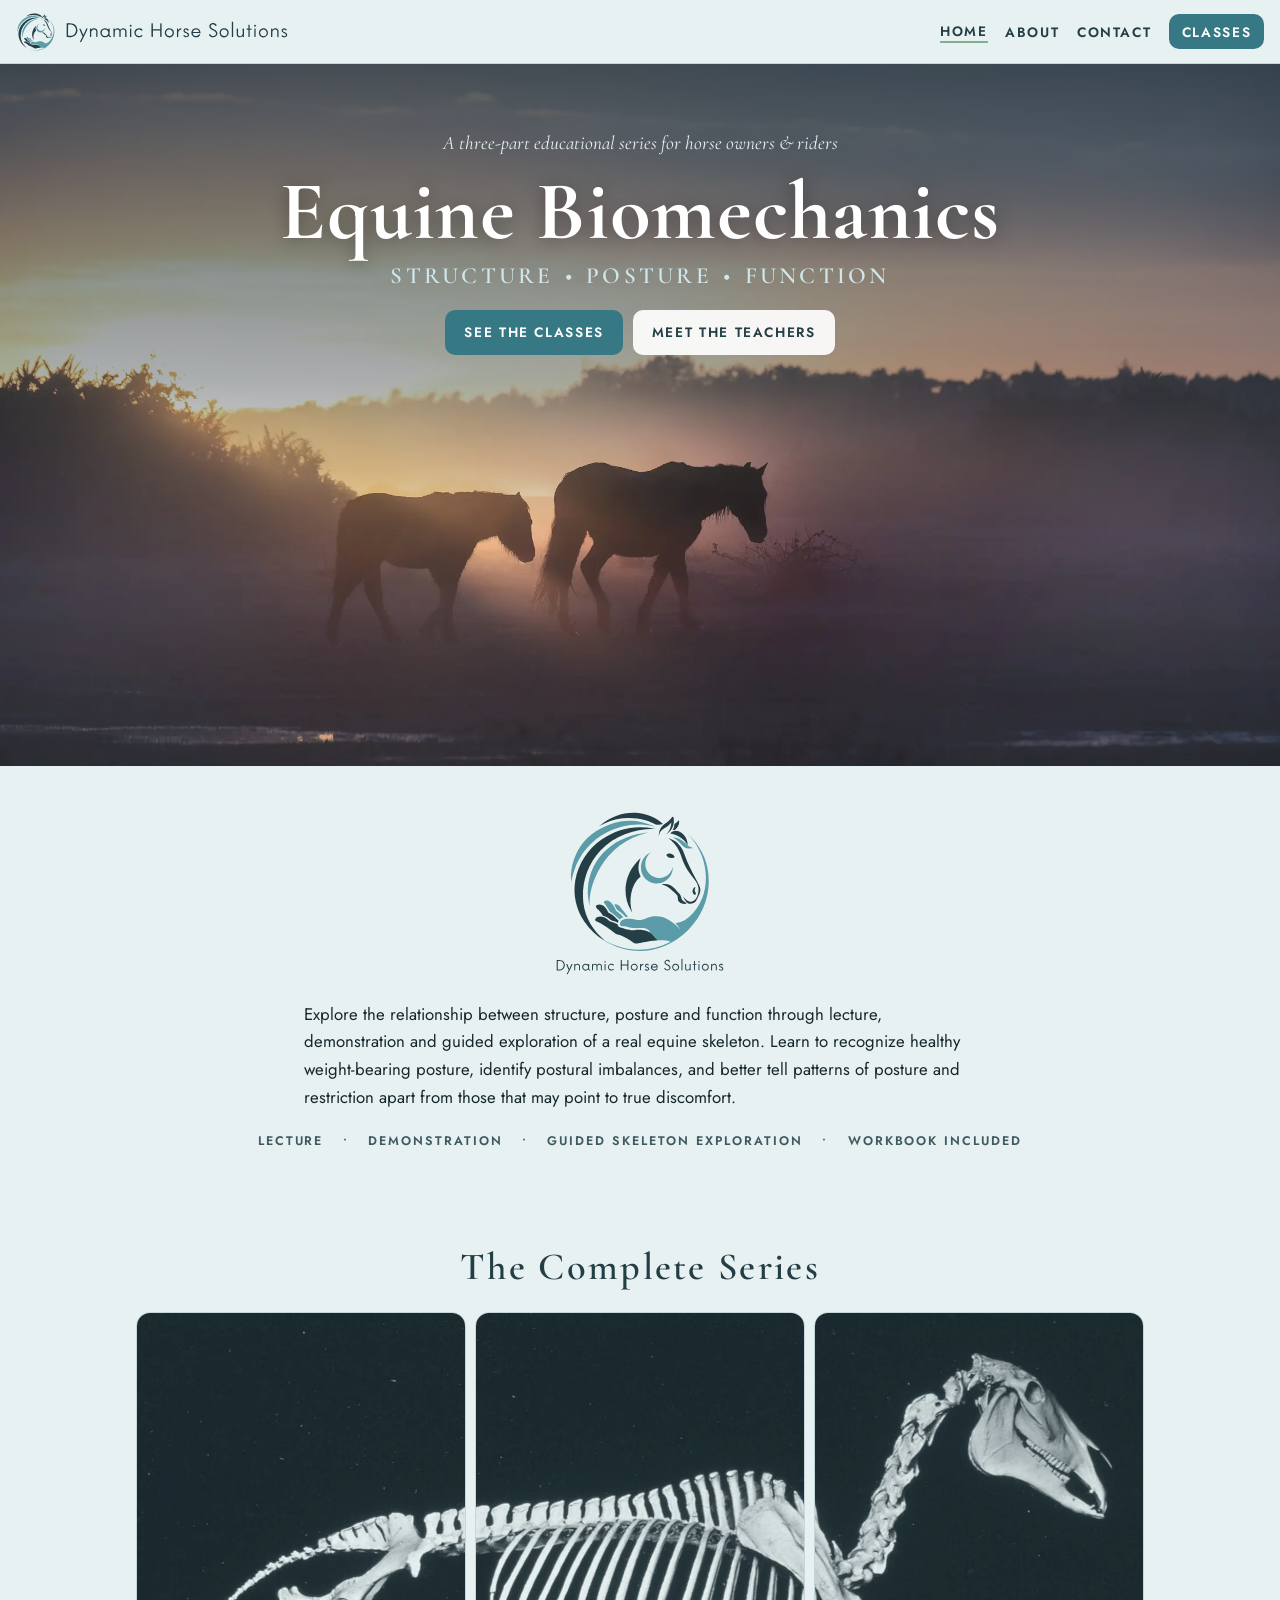
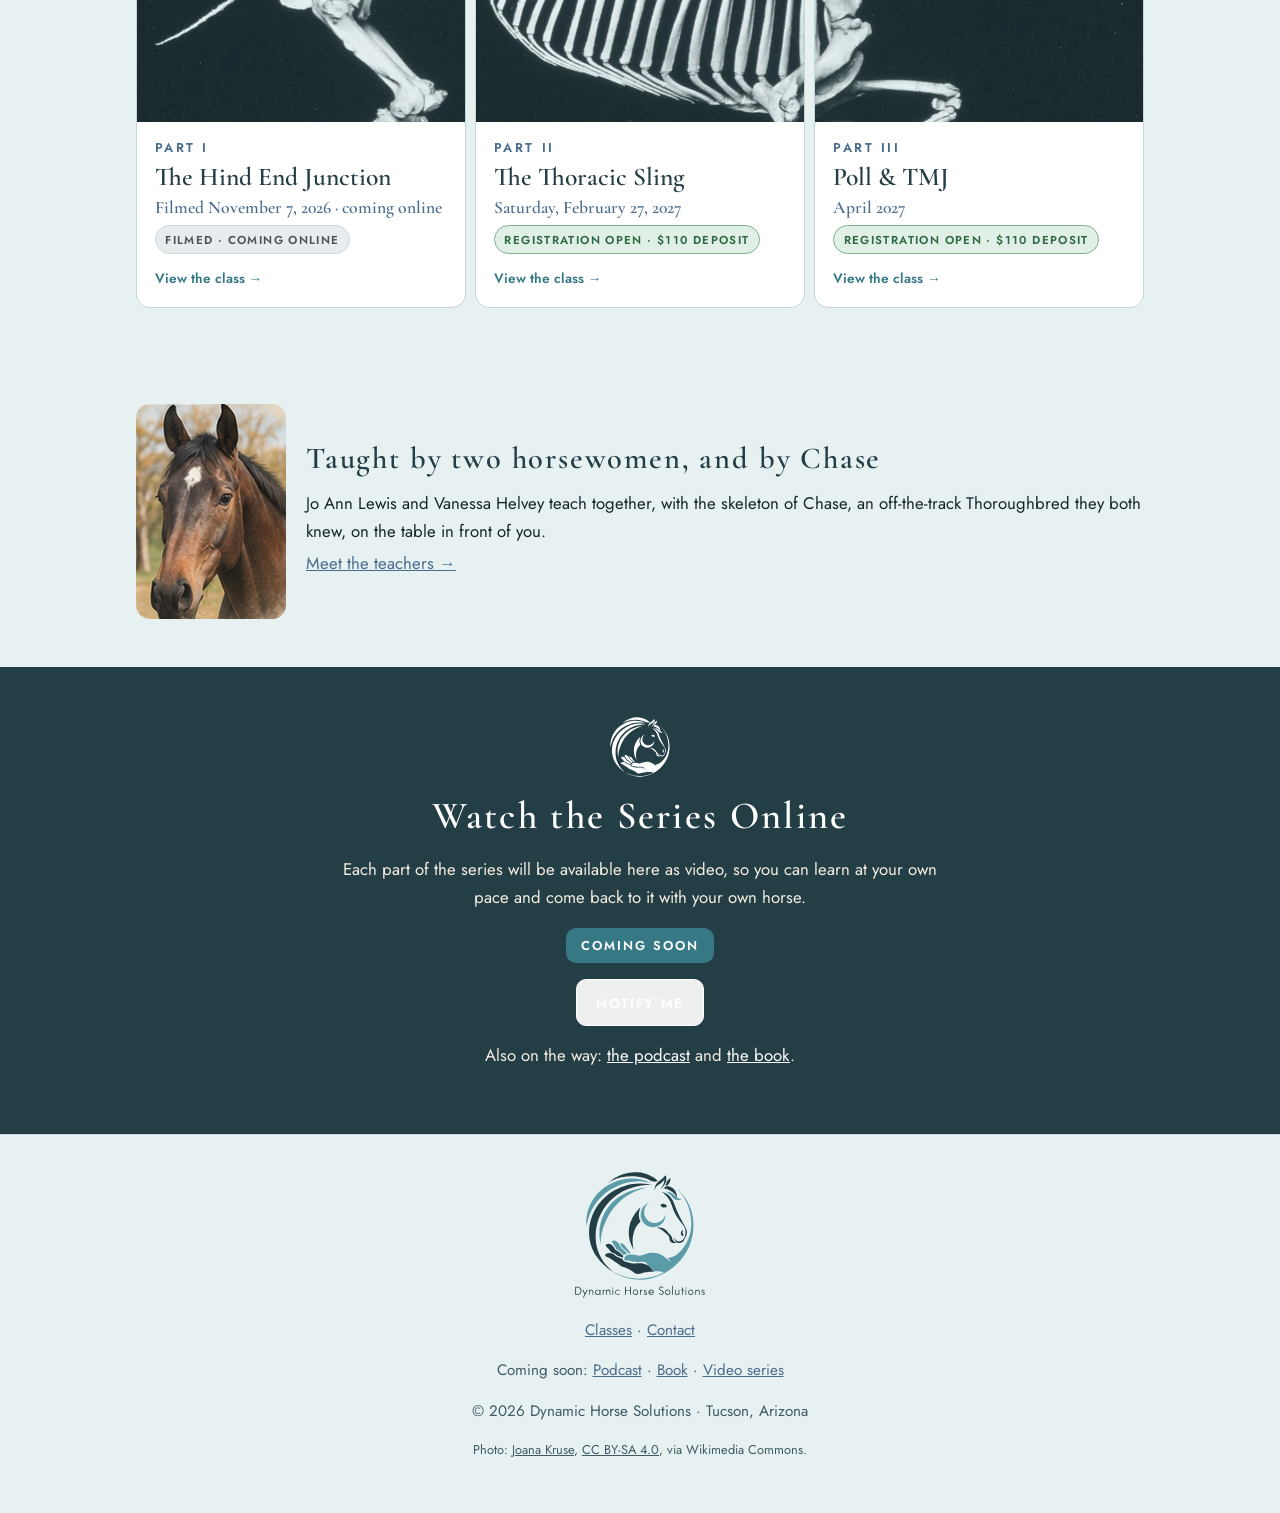
<file: index.html>
<!doctype html>
<html lang="en">
<head>
<meta charset="utf-8">
<meta name="viewport" content="width=device-width, initial-scale=1">
<meta name="robots" content="noindex, nofollow">
<title>Dynamic Horse Solutions — Equine Biomechanics</title>
<meta name="description" content="Equine Biomechanics: Structure · Posture · Function. A three-part series for horse owners and riders in Tucson, taught by Jo Ann Lewis and Vanessa Helvey.">
<link rel="icon" href="assets/favicon-512.png" type="image/png">
<link rel="apple-touch-icon" href="assets/favicon-512.png">
<meta property="og:type" content="website">
<meta property="og:site_name" content="Dynamic Horse Solutions">
<meta property="og:title" content="Dynamic Horse Solutions — Equine Biomechanics">
<meta property="og:description" content="Equine Biomechanics: Structure · Posture · Function. A three-part series for horse owners and riders in Tucson, taught by Jo Ann Lewis and Vanessa Helvey.">
<meta property="og:url" content="https://dynamichorsesolutions.com/">
<meta property="og:image" content="https://dynamichorsesolutions.com/assets/og/index.jpg">
<meta property="og:image:width" content="1200">
<meta property="og:image:height" content="630">
<meta property="og:image:alt" content="Dynamic Horse Solutions — Equine Biomechanics">
<meta name="twitter:card" content="summary_large_image">
<meta name="twitter:image" content="https://dynamichorsesolutions.com/assets/og/index.jpg">
<link rel="preconnect" href="https://fonts.googleapis.com">
<link rel="preconnect" href="https://fonts.gstatic.com" crossorigin>
<link href="https://fonts.googleapis.com/css2?family=Cormorant+Garamond:ital,wght@0,500;0,600;0,700;1,500&family=Jost:wght@400;500;600&display=swap" rel="stylesheet">
<link rel="stylesheet" href="style.css">
<script defer src="https://stats.aztechsol.com/script.js" data-website-id="718dd775-101a-4a25-a182-e886c37360be" data-domains="dynamichorsesolutions.com"></script>
</head>
<body>
<header class="top">
  <a class="brand" href="index.html" aria-label="Dynamic Horse Solutions, home"><img class="wordmark lockup" src="assets/lockup.svg" alt="Dynamic Horse Solutions" width="2723" height="400"></a>
  <nav class="wide" aria-label="Menu"><a href="index.html" aria-current="page">Home</a><a href="about.html">About</a><a href="contact.html">Contact</a><a href="classes.html" class="cta">Classes</a></nav>
  <details class="narrow"><summary aria-label="Menu"><span></span><span></span><span></span></summary>
    <nav aria-label="Menu"><a href="classes.html" class="cta">Classes</a><a href="index.html" aria-current="page">Home</a><a href="about.html">About</a><a href="contact.html">Contact</a></nav></details>
</header>
<main>

<section class="hero-slider single" aria-label="Equine Biomechanics">
  <div class="slides">
    <img class="slide is-on" src="assets/hero-sunrise-1100.webp" srcset="assets/hero-sunrise-1100.webp 1100w, assets/hero-sunrise.webp 2200w" sizes="100vw" alt="Two ponies walking through morning mist at sunrise" style="object-position:38% 78%">
  </div>
  <div class="hero-copy">
    <p class="eyebrow">A three-part educational series for horse owners &amp; riders</p>
    <h1>Equine Biomechanics</h1>
    <p class="triad"><span>Structure</span><i>•</i><span>Posture</span><i>•</i><span>Function</span></p>
    <p class="hero-actions"><a class="btn" href="classes.html">See the classes</a><a class="btn light" href="about.html">Meet the teachers</a></p>
  </div>
</section>

<section class="intro">
  <img class="logo" src="assets/logo.svg" alt="Dynamic Horse Solutions" width="240" height="240">
  <p class="lede">Explore the relationship between structure, posture and function through lecture, demonstration and guided exploration of a real equine skeleton. Learn to recognize healthy weight-bearing posture, identify postural imbalances, and better tell patterns of posture and restriction apart from those that may point to true discomfort.</p>
  <ul class="format"><li>Lecture</li><li>Demonstration</li><li>Guided skeleton exploration</li><li>Workbook included</li></ul>
</section>

<section class="series">
  <h2>The Complete Series</h2>
  <div class="class-grid"><a class="class-card" href="part-1.html">
  <picture><source media="(min-width:760px)" srcset="assets/class-1-card.webp"><img src="assets/class-1-hind-end.webp" alt="" width="1200" height="900" loading="lazy"></picture>
  <div class="cc-body">
    <p class="num">Part I</p>
    <h3>The Hind End Junction</h3>
    <p class="when">Filmed November 7, 2026 · coming online</p>
    <span class="badge full">Filmed · coming online</span>
    <span class="more">View the class →</span>
  </div>
</a><a class="class-card" href="part-2.html">
  <picture><source media="(min-width:760px)" srcset="assets/class-2-card.webp"><img src="assets/class-2-thoracic-sling.webp" alt="" width="1200" height="900" loading="lazy"></picture>
  <div class="cc-body">
    <p class="num">Part II</p>
    <h3>The Thoracic Sling</h3>
    <p class="when">Saturday, February 27, 2027</p>
    <span class="badge open">Registration open · $110 deposit</span>
    <span class="more">View the class →</span>
  </div>
</a><a class="class-card" href="part-3.html">
  <picture><source media="(min-width:760px)" srcset="assets/class-3-card.webp"><img src="assets/class-3-poll-tmj.webp" alt="" width="1200" height="900" loading="lazy"></picture>
  <div class="cc-body">
    <p class="num">Part III</p>
    <h3>Poll &amp; TMJ</h3>
    <p class="when">April 2027</p>
    <span class="badge open">Registration open · $110 deposit</span>
    <span class="more">View the class →</span>
  </div>
</a></div>
</section>

<section class="teaser">
  <img class="chase-oval" src="assets/chase.jpg" alt="Chase, a bay Thoroughbred with a white star" width="296" height="424">
  <div>
    <h2>Taught by two horsewomen, and by Chase</h2>
    <p>Jo Ann Lewis and Vanessa Helvey teach together, with the skeleton of Chase, an off-the-track Thoroughbred they both knew, on the table in front of you.</p>
    <p><a href="about.html">Meet the teachers →</a></p>
  </div>
</section>

<section id="videos" class="videos">
  <img class="mark" src="assets/mark-white.svg" alt="" width="64" height="64">
  <h2>Watch the Series Online</h2>
  <p>Each part of the series will be available here as video, so you can learn at your own pace and come back to it with your own horse.</p>
  <p class="status">Coming soon</p>
  <p><a class="btn ghost light" href="videos.html">Notify me</a></p>
  <p class="soon-links">Also on the way: <a href="podcast.html">the podcast</a> and <a href="book.html">the book</a>.</p>
</section>

</main>
<footer>
  <img src="assets/logo.svg" alt="Dynamic Horse Solutions" width="140" height="140">
  <p><a href="classes.html">Classes</a> · <a href="contact.html">Contact</a></p>
  <p class="soon">Coming soon: <a href="podcast.html">Podcast</a> · <a href="book.html">Book</a> · <a href="videos.html">Video series</a></p>
  <p>© 2026 Dynamic Horse Solutions · Tucson, Arizona</p>
  <p class="credit">Photo: <a href="https://commons.wikimedia.org/wiki/File:NewForestPonies_sunrise.jpg">Joana Kruse</a>, <a href="https://creativecommons.org/licenses/by-sa/4.0/">CC BY-SA 4.0</a>, via Wikimedia Commons.</p>
</footer>
</body>
</html>
</file>
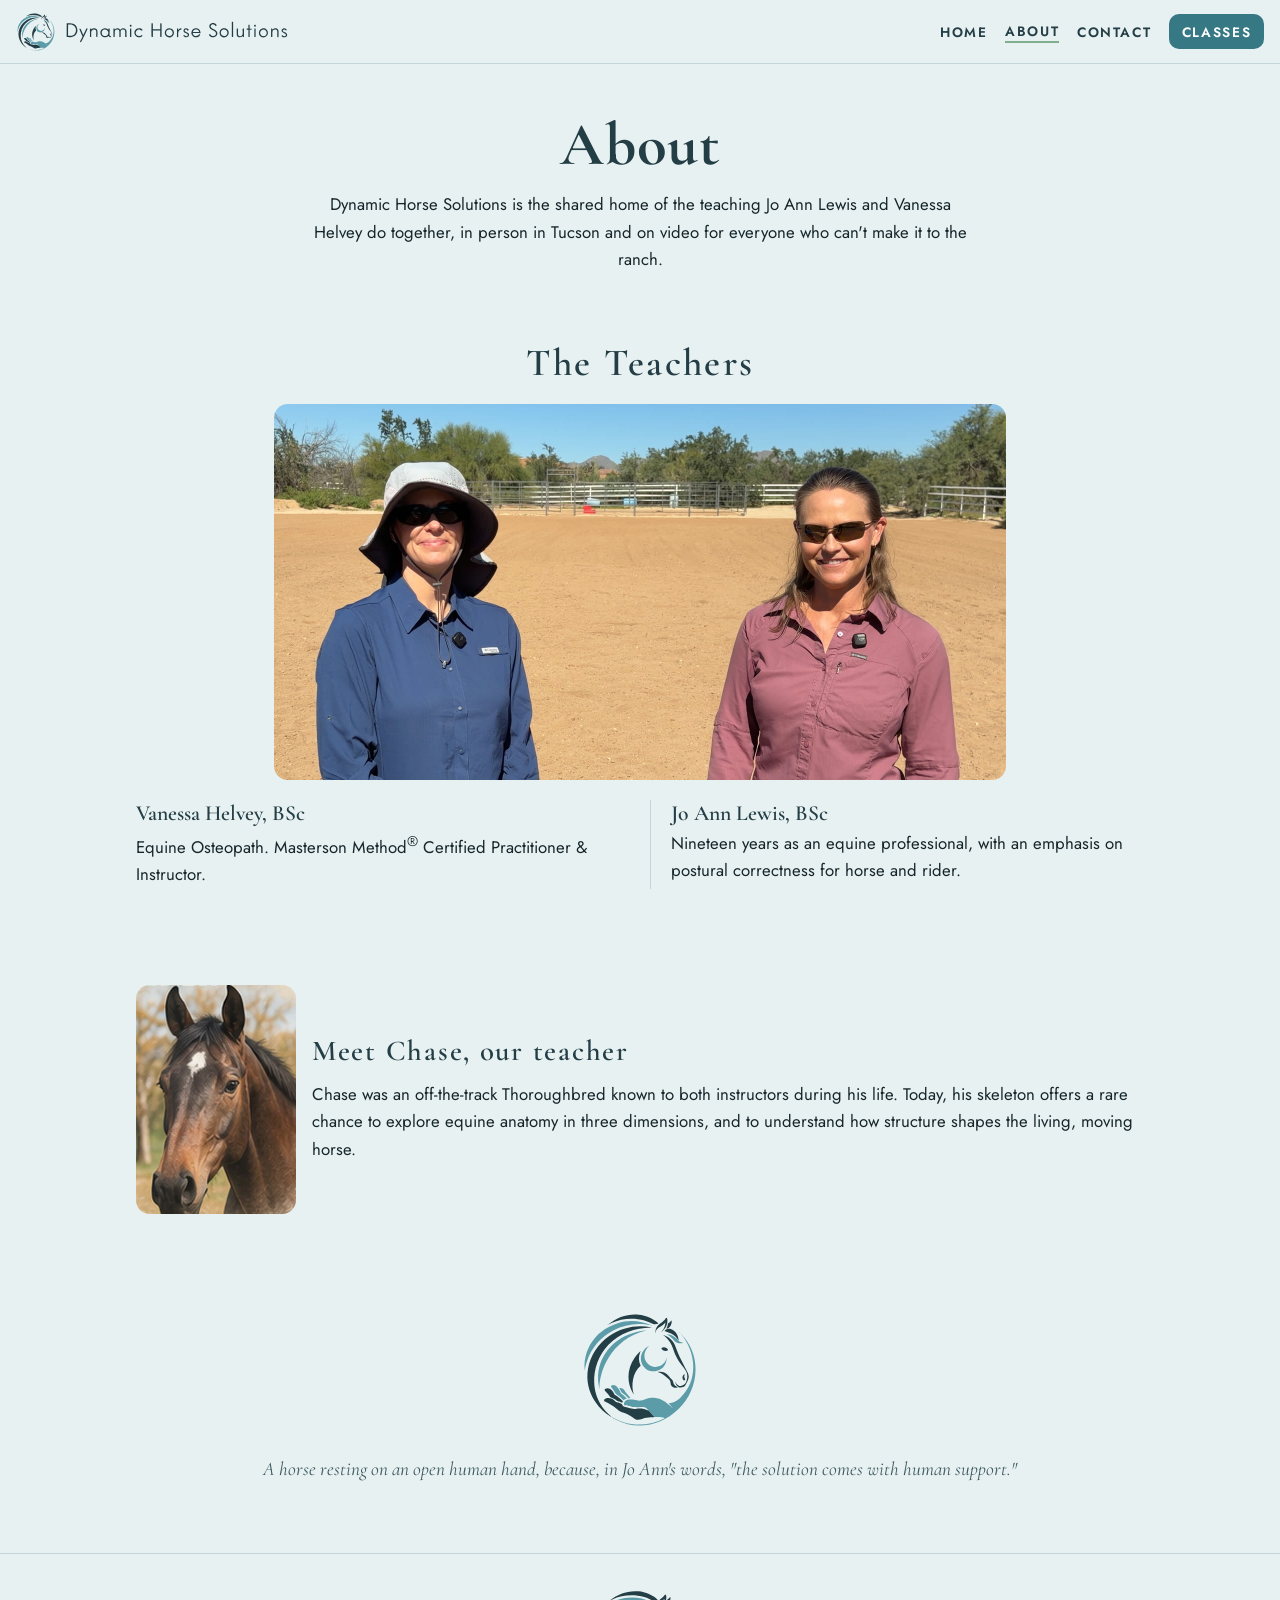
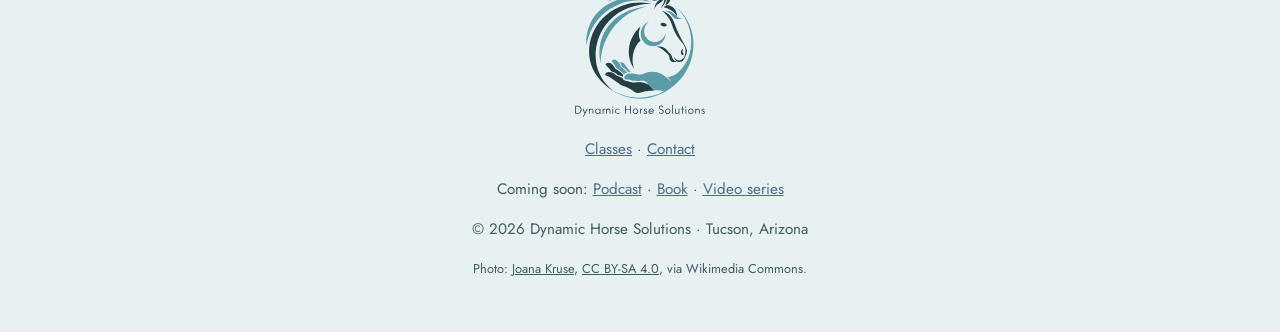
<file: about.html>
<!doctype html>
<html lang="en">
<head>
<meta charset="utf-8">
<meta name="viewport" content="width=device-width, initial-scale=1">
<meta name="robots" content="noindex, nofollow">
<title>About — Dynamic Horse Solutions</title>
<meta name="description" content="Jo Ann Lewis, Vanessa Helvey and Chase, the teachers of Equine Biomechanics.">
<link rel="icon" href="assets/favicon-512.png" type="image/png">
<link rel="apple-touch-icon" href="assets/favicon-512.png">
<meta property="og:type" content="website">
<meta property="og:site_name" content="Dynamic Horse Solutions">
<meta property="og:title" content="About — Dynamic Horse Solutions">
<meta property="og:description" content="Jo Ann Lewis, Vanessa Helvey and Chase, the teachers of Equine Biomechanics.">
<meta property="og:url" content="https://dynamichorsesolutions.com/about.html">
<meta property="og:image" content="https://dynamichorsesolutions.com/assets/og/about.jpg">
<meta property="og:image:width" content="1200">
<meta property="og:image:height" content="630">
<meta property="og:image:alt" content="About — Dynamic Horse Solutions">
<meta name="twitter:card" content="summary_large_image">
<meta name="twitter:image" content="https://dynamichorsesolutions.com/assets/og/about.jpg">
<link rel="preconnect" href="https://fonts.googleapis.com">
<link rel="preconnect" href="https://fonts.gstatic.com" crossorigin>
<link href="https://fonts.googleapis.com/css2?family=Cormorant+Garamond:ital,wght@0,500;0,600;0,700;1,500&family=Jost:wght@400;500;600&display=swap" rel="stylesheet">
<link rel="stylesheet" href="style.css">
<script defer src="https://stats.aztechsol.com/script.js" data-website-id="718dd775-101a-4a25-a182-e886c37360be" data-domains="dynamichorsesolutions.com"></script>
</head>
<body>
<header class="top">
  <a class="brand" href="index.html" aria-label="Dynamic Horse Solutions, home"><img class="wordmark lockup" src="assets/lockup.svg" alt="Dynamic Horse Solutions" width="2723" height="400"></a>
  <nav class="wide" aria-label="Menu"><a href="index.html">Home</a><a href="about.html" aria-current="page">About</a><a href="contact.html">Contact</a><a href="classes.html" class="cta">Classes</a></nav>
  <details class="narrow"><summary aria-label="Menu"><span></span><span></span><span></span></summary>
    <nav aria-label="Menu"><a href="classes.html" class="cta">Classes</a><a href="index.html">Home</a><a href="about.html" aria-current="page">About</a><a href="contact.html">Contact</a></nav></details>
</header>
<main>

<section class="page-head">
  <h1>About</h1>
  <p class="lede center">Dynamic Horse Solutions is the shared home of the teaching Jo Ann Lewis and Vanessa Helvey do together, in person in Tucson and on video for everyone who can't make it to the ranch.</p>
</section>

<section id="teachers" class="teachers">
  <h2>The Teachers</h2>
  <img class="duo" src="assets/teachers.jpg" alt="Vanessa Helvey and Jo Ann Lewis in the arena at Copper Horse Ranch" width="732" height="376">
  <div class="pair">
    <article>
      <h3>Vanessa Helvey, BSc</h3>
      <p>Equine Osteopath. Masterson Method<sup>®</sup> Certified Practitioner &amp; Instructor.</p>
    </article>
    <article>
      <h3>Jo Ann Lewis, BSc</h3>
      <p>Nineteen years as an equine professional, with an emphasis on postural correctness for horse and rider.</p>
    </article>
  </div>
</section>

<section id="chase" class="chase">
  <img src="assets/chase.jpg" alt="Chase, a bay Thoroughbred with a white star" width="296" height="424">
  <div>
    <h2>Meet Chase, our teacher</h2>
    <p>Chase was an off-the-track Thoroughbred known to both instructors during his life. Today, his skeleton offers a rare chance to explore equine anatomy in three dimensions, and to understand how structure shapes the living, moving horse.</p>
  </div>
</section>

<section class="mark-story">
  <img src="assets/mark.svg" alt="" width="120" height="120">
  <p class="why">A horse resting on an open human hand, because, in Jo Ann's words, <em>"the solution comes with human support."</em></p>
</section>

</main>
<footer>
  <img src="assets/logo.svg" alt="Dynamic Horse Solutions" width="140" height="140">
  <p><a href="classes.html">Classes</a> · <a href="contact.html">Contact</a></p>
  <p class="soon">Coming soon: <a href="podcast.html">Podcast</a> · <a href="book.html">Book</a> · <a href="videos.html">Video series</a></p>
  <p>© 2026 Dynamic Horse Solutions · Tucson, Arizona</p>
  <p class="credit">Photo: <a href="https://commons.wikimedia.org/wiki/File:NewForestPonies_sunrise.jpg">Joana Kruse</a>, <a href="https://creativecommons.org/licenses/by-sa/4.0/">CC BY-SA 4.0</a>, via Wikimedia Commons.</p>
</footer>
</body>
</html>
</file>
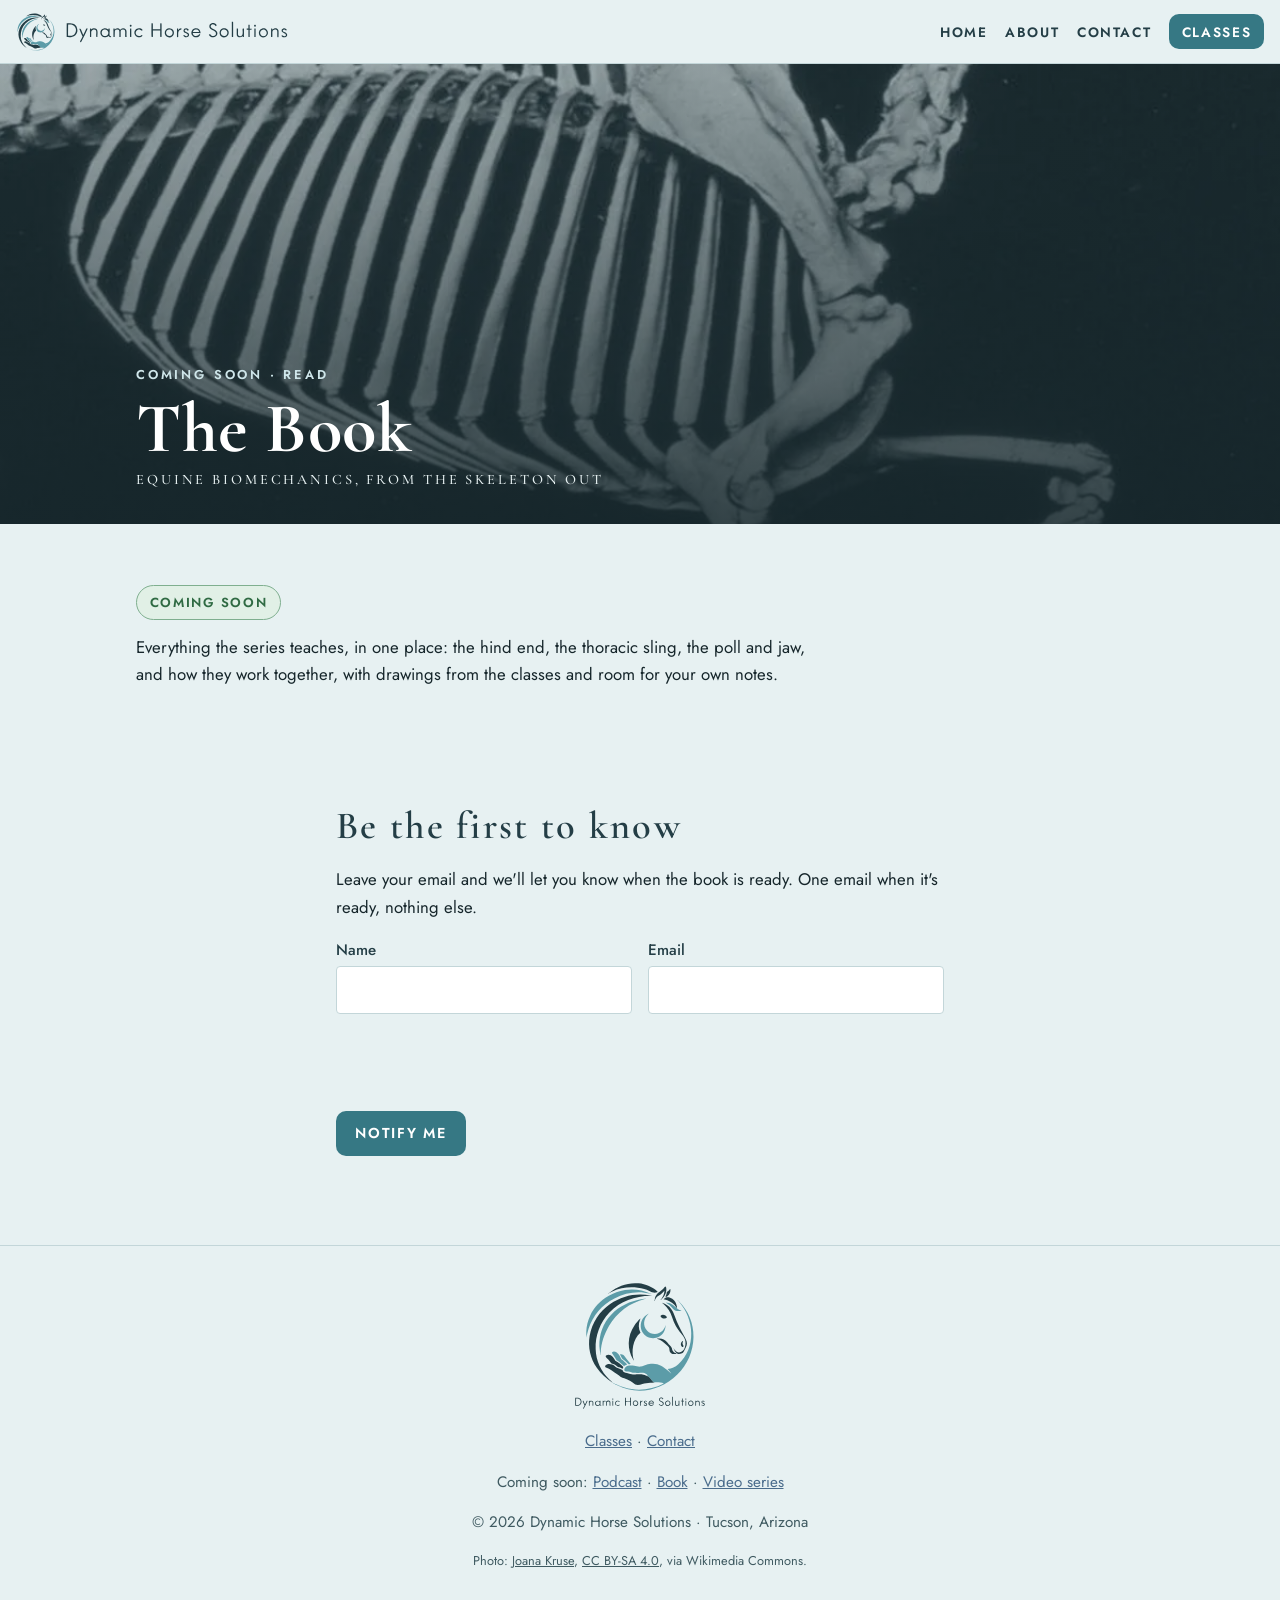
<file: book.html>
<!doctype html>
<html lang="en">
<head>
<meta charset="utf-8">
<meta name="viewport" content="width=device-width, initial-scale=1">
<meta name="robots" content="noindex, nofollow">
<title>The Book — Dynamic Horse Solutions</title>
<meta name="description" content="Everything the series teaches. Coming soon; sign up to be told when it is out.">
<link rel="icon" href="assets/favicon-512.png" type="image/png">
<link rel="apple-touch-icon" href="assets/favicon-512.png">
<meta property="og:type" content="website">
<meta property="og:site_name" content="Dynamic Horse Solutions">
<meta property="og:title" content="The Book — Dynamic Horse Solutions">
<meta property="og:description" content="Everything the series teaches. Coming soon; sign up to be told when it is out.">
<meta property="og:url" content="https://dynamichorsesolutions.com/book.html">
<meta property="og:image" content="https://dynamichorsesolutions.com/assets/og/book.jpg">
<meta property="og:image:width" content="1200">
<meta property="og:image:height" content="630">
<meta property="og:image:alt" content="The Book — Dynamic Horse Solutions">
<meta name="twitter:card" content="summary_large_image">
<meta name="twitter:image" content="https://dynamichorsesolutions.com/assets/og/book.jpg">
<link rel="preconnect" href="https://fonts.googleapis.com">
<link rel="preconnect" href="https://fonts.gstatic.com" crossorigin>
<link href="https://fonts.googleapis.com/css2?family=Cormorant+Garamond:ital,wght@0,500;0,600;0,700;1,500&family=Jost:wght@400;500;600&display=swap" rel="stylesheet">
<link rel="stylesheet" href="style.css">
<script defer src="https://stats.aztechsol.com/script.js" data-website-id="718dd775-101a-4a25-a182-e886c37360be" data-domains="dynamichorsesolutions.com"></script>
</head>
<body>
<header class="top">
  <a class="brand" href="index.html" aria-label="Dynamic Horse Solutions, home"><img class="wordmark lockup" src="assets/lockup.svg" alt="Dynamic Horse Solutions" width="2723" height="400"></a>
  <nav class="wide" aria-label="Menu"><a href="index.html">Home</a><a href="about.html">About</a><a href="contact.html">Contact</a><a href="classes.html" class="cta">Classes</a></nav>
  <details class="narrow"><summary aria-label="Menu"><span></span><span></span><span></span></summary>
    <nav aria-label="Menu"><a href="classes.html" class="cta">Classes</a><a href="index.html">Home</a><a href="about.html">About</a><a href="contact.html">Contact</a></nav></details>
</header>
<main>
<section class="class-hero " style="background-image:linear-gradient(180deg,rgba(22,38,43,.35),rgba(22,38,43,.85)),url(assets/class-2-thoracic-sling.webp);background-position:center">
  <div class="ch-copy">
    <p class="num">Coming soon · Read</p>
    <h1>The Book</h1>
    <p class="parts">Equine Biomechanics, from the skeleton out</p>
  </div>
</section>
<section class="class-detail">
  <p class="badge open big">Coming soon</p>
  <p class="lede">Everything the series teaches, in one place: the hind end, the thoracic sling, the poll and jaw, and how they work together, with drawings from the classes and room for your own notes.</p>
</section>
<section class="form-wrap" id="notify">
  <h2>Be the first to know</h2>
  <p>Leave your email and we'll let you know when the book is ready. One email when it's ready, nothing else.</p>
  <form id="notify-form" class="reg" novalidate>
    <input type="hidden" name="interest" value="book">
    <div class="two">
      <label>Name <input name="name" autocomplete="name"></label>
      <label>Email <input name="email" type="email" autocomplete="email" required></label>
    </div>
    <input name="website" tabindex="-1" autocomplete="off" aria-hidden="true" style="position:absolute;left:-5000px">
    <div class="cf-turnstile" data-sitekey="0x4AAAAAAF2xBfE9am2PxE1r" data-action="notify" data-theme="light"></div>
    <button class="btn" type="submit">Notify me</button>
    <p id="msg" class="msg" role="status" aria-live="polite"></p>
  </form>
</section>
<script src="https://challenges.cloudflare.com/turnstile/v0/api.js" async defer></script>
<script>
(function(){
  var f=document.getElementById("notify-form"), msg=document.getElementById("msg");
  f.addEventListener("submit",function(e){
    e.preventDefault();
    if(!f.checkValidity()){ f.reportValidity(); return; }
    var d=Object.fromEntries(new FormData(f).entries()); d.turnstile_token=d["cf-turnstile-response"]||""; delete d["cf-turnstile-response"];
    if(!d.turnstile_token){ msg.textContent="One moment: the security check is still loading. Please try again in a few seconds."; return; }
    d.submitted_at=new Date().toISOString(); d.page=location.href;
    var btn=f.querySelector("button"); btn.disabled=true; msg.textContent="Sending…";
    fetch("https://n8n.aztechsol.com/webhook/dhs-notify",{method:"POST",headers:{"Content-Type":"application/json"},body:JSON.stringify(d)})
      .then(function(r){ return r.json().catch(function(){return {}}).then(function(j){ return {r:r,j:j}; }); })
      .then(function(x){ var r=x.r, j=x.j;
        if(r.status===400 && j && j.error){ msg.textContent=j.error; if(window.turnstile) turnstile.reset(); return; }
        if(!r.ok || !j.ok) throw new Error(r.status);
        f.reset(); if(window.turnstile) turnstile.reset(); msg.innerHTML="<b>Thank you, you're on the list.</b> We'll email you when it's ready.";
      })
      .catch(function(){ msg.innerHTML="That didn't go through. Please try again, or email <a href=\"mailto:az.horsesensetraining@gmail.com\">az.horsesensetraining@gmail.com</a> and we'll add you."; if(window.turnstile) turnstile.reset(); })
      .finally(function(){ btn.disabled=false; });
  });
})();
</script>

</main>
<footer>
  <img src="assets/logo.svg" alt="Dynamic Horse Solutions" width="140" height="140">
  <p><a href="classes.html">Classes</a> · <a href="contact.html">Contact</a></p>
  <p class="soon">Coming soon: <a href="podcast.html">Podcast</a> · <a href="book.html">Book</a> · <a href="videos.html">Video series</a></p>
  <p>© 2026 Dynamic Horse Solutions · Tucson, Arizona</p>
  <p class="credit">Photo: <a href="https://commons.wikimedia.org/wiki/File:NewForestPonies_sunrise.jpg">Joana Kruse</a>, <a href="https://creativecommons.org/licenses/by-sa/4.0/">CC BY-SA 4.0</a>, via Wikimedia Commons.</p>
</footer>
</body>
</html>
</file>
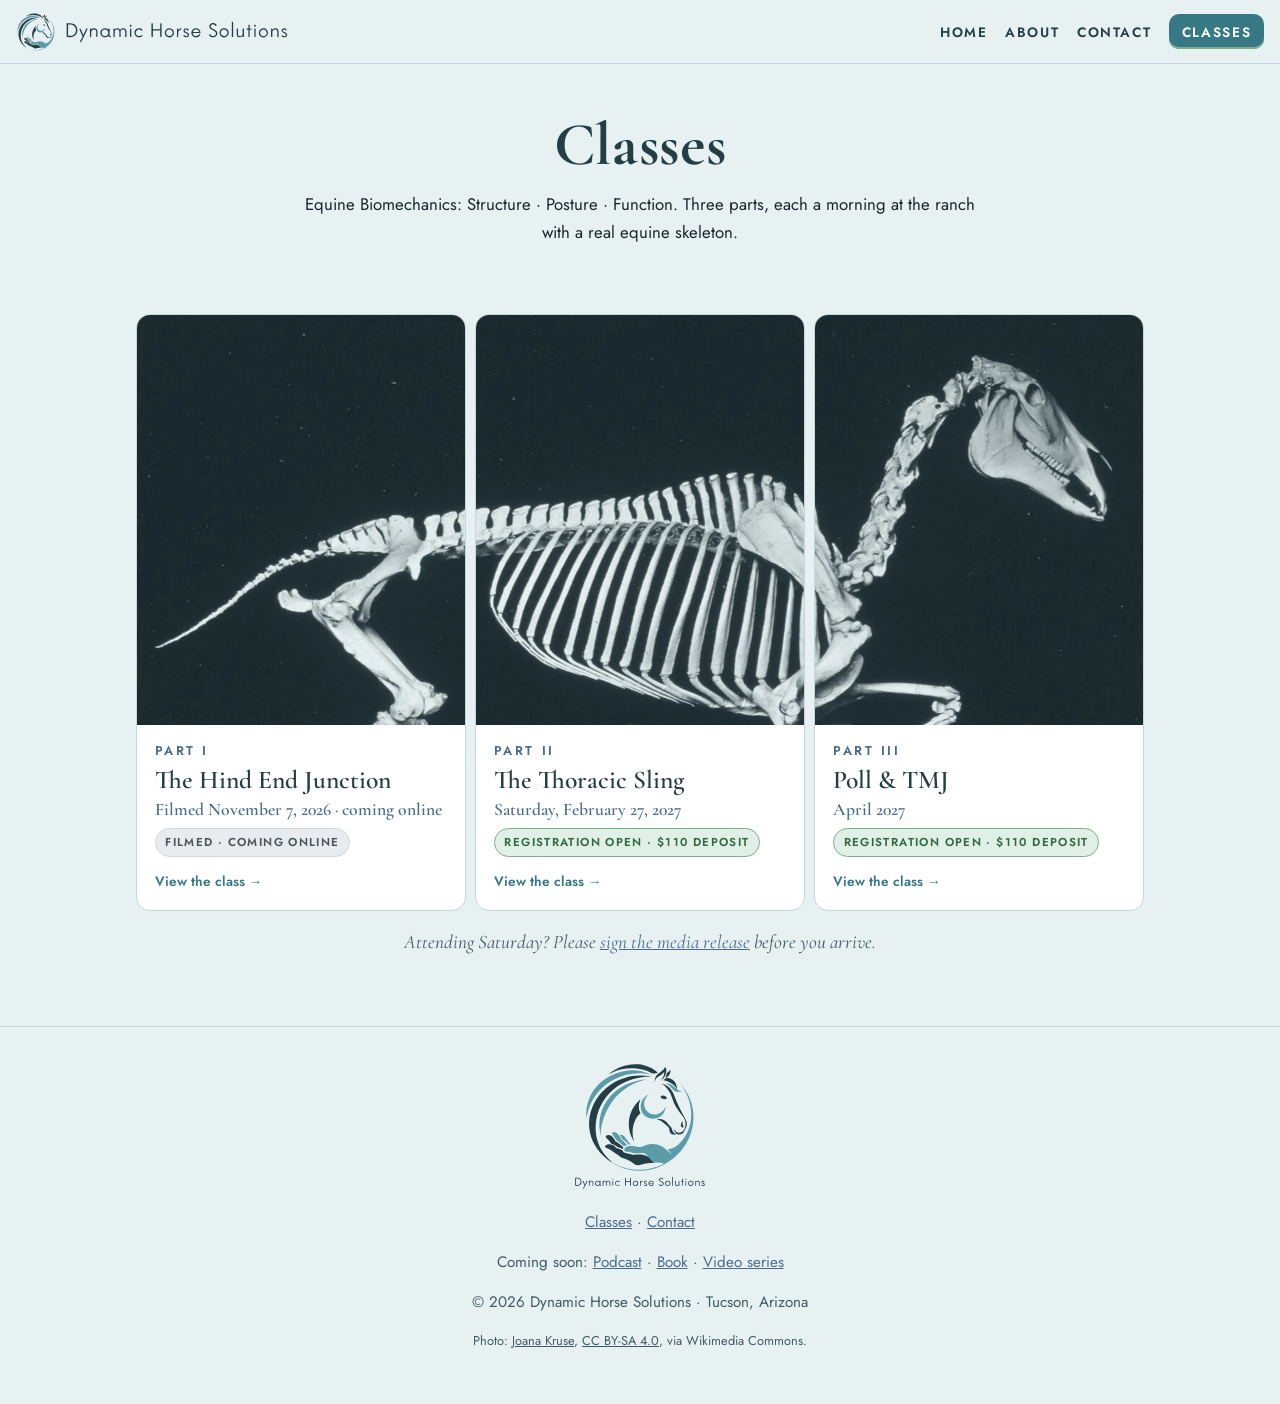
<file: classes.html>
<!doctype html>
<html lang="en">
<head>
<meta charset="utf-8">
<meta name="viewport" content="width=device-width, initial-scale=1">
<meta name="robots" content="noindex, nofollow">
<title>Classes — Dynamic Horse Solutions</title>
<meta name="description" content="Part I, The Hind End Junction, filmed November 7, 2026 at Copper Horse Ranch and coming online; Parts II and III in 2027.">
<link rel="icon" href="assets/favicon-512.png" type="image/png">
<link rel="apple-touch-icon" href="assets/favicon-512.png">
<meta property="og:type" content="website">
<meta property="og:site_name" content="Dynamic Horse Solutions">
<meta property="og:title" content="Classes — Dynamic Horse Solutions">
<meta property="og:description" content="Part I, The Hind End Junction, filmed November 7, 2026 at Copper Horse Ranch and coming online; Parts II and III in 2027.">
<meta property="og:url" content="https://dynamichorsesolutions.com/classes.html">
<meta property="og:image" content="https://dynamichorsesolutions.com/assets/og/classes.jpg">
<meta property="og:image:width" content="1200">
<meta property="og:image:height" content="630">
<meta property="og:image:alt" content="Classes — Dynamic Horse Solutions">
<meta name="twitter:card" content="summary_large_image">
<meta name="twitter:image" content="https://dynamichorsesolutions.com/assets/og/classes.jpg">
<link rel="preconnect" href="https://fonts.googleapis.com">
<link rel="preconnect" href="https://fonts.gstatic.com" crossorigin>
<link href="https://fonts.googleapis.com/css2?family=Cormorant+Garamond:ital,wght@0,500;0,600;0,700;1,500&family=Jost:wght@400;500;600&display=swap" rel="stylesheet">
<link rel="stylesheet" href="style.css">
<script defer src="https://stats.aztechsol.com/script.js" data-website-id="718dd775-101a-4a25-a182-e886c37360be" data-domains="dynamichorsesolutions.com"></script>
</head>
<body>
<header class="top">
  <a class="brand" href="index.html" aria-label="Dynamic Horse Solutions, home"><img class="wordmark lockup" src="assets/lockup.svg" alt="Dynamic Horse Solutions" width="2723" height="400"></a>
  <nav class="wide" aria-label="Menu"><a href="index.html">Home</a><a href="about.html">About</a><a href="contact.html">Contact</a><a href="classes.html" class="cta" aria-current="page">Classes</a></nav>
  <details class="narrow"><summary aria-label="Menu"><span></span><span></span><span></span></summary>
    <nav aria-label="Menu"><a href="classes.html" class="cta" aria-current="page">Classes</a><a href="index.html">Home</a><a href="about.html">About</a><a href="contact.html">Contact</a></nav></details>
</header>
<main>

<section class="page-head">
  <h1>Classes</h1>
  <p class="lede center">Equine Biomechanics: Structure · Posture · Function. Three parts, each a morning at the ranch with a real equine skeleton.</p>
</section>
<section class="series">
  <div class="class-grid"><a class="class-card" href="part-1.html">
  <picture><source media="(min-width:760px)" srcset="assets/class-1-card.webp"><img src="assets/class-1-hind-end.webp" alt="" width="1200" height="900" loading="lazy"></picture>
  <div class="cc-body">
    <p class="num">Part I</p>
    <h3>The Hind End Junction</h3>
    <p class="when">Filmed November 7, 2026 · coming online</p>
    <span class="badge full">Filmed · coming online</span>
    <span class="more">View the class →</span>
  </div>
</a><a class="class-card" href="part-2.html">
  <picture><source media="(min-width:760px)" srcset="assets/class-2-card.webp"><img src="assets/class-2-thoracic-sling.webp" alt="" width="1200" height="900" loading="lazy"></picture>
  <div class="cc-body">
    <p class="num">Part II</p>
    <h3>The Thoracic Sling</h3>
    <p class="when">Saturday, February 27, 2027</p>
    <span class="badge open">Registration open · $110 deposit</span>
    <span class="more">View the class →</span>
  </div>
</a><a class="class-card" href="part-3.html">
  <picture><source media="(min-width:760px)" srcset="assets/class-3-card.webp"><img src="assets/class-3-poll-tmj.webp" alt="" width="1200" height="900" loading="lazy"></picture>
  <div class="cc-body">
    <p class="num">Part III</p>
    <h3>Poll &amp; TMJ</h3>
    <p class="when">April 2027</p>
    <span class="badge open">Registration open · $110 deposit</span>
    <span class="more">View the class →</span>
  </div>
</a></div>
  <p class="note">Attending Saturday? Please <a href="release.html">sign the media release</a> before you arrive.</p>
</section>

</main>
<footer>
  <img src="assets/logo.svg" alt="Dynamic Horse Solutions" width="140" height="140">
  <p><a href="classes.html">Classes</a> · <a href="contact.html">Contact</a></p>
  <p class="soon">Coming soon: <a href="podcast.html">Podcast</a> · <a href="book.html">Book</a> · <a href="videos.html">Video series</a></p>
  <p>© 2026 Dynamic Horse Solutions · Tucson, Arizona</p>
  <p class="credit">Photo: <a href="https://commons.wikimedia.org/wiki/File:NewForestPonies_sunrise.jpg">Joana Kruse</a>, <a href="https://creativecommons.org/licenses/by-sa/4.0/">CC BY-SA 4.0</a>, via Wikimedia Commons.</p>
</footer>
</body>
</html>
</file>
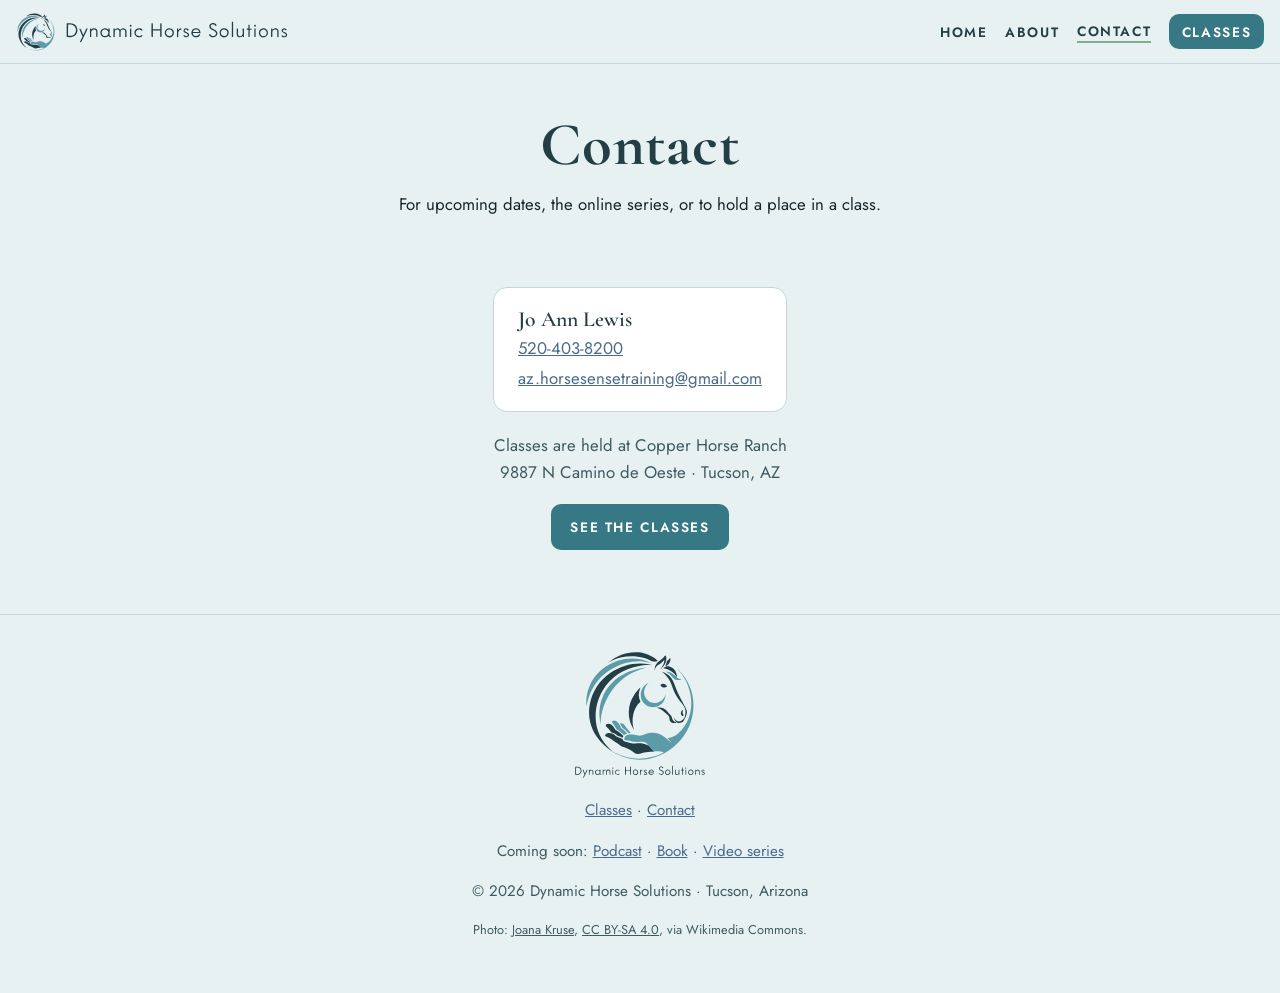
<file: contact.html>
<!doctype html>
<html lang="en">
<head>
<meta charset="utf-8">
<meta name="viewport" content="width=device-width, initial-scale=1">
<meta name="robots" content="noindex, nofollow">
<title>Contact — Dynamic Horse Solutions</title>
<meta name="description" content="Reach Jo Ann Lewis about classes, dates and the online series.">
<link rel="icon" href="assets/favicon-512.png" type="image/png">
<link rel="apple-touch-icon" href="assets/favicon-512.png">
<meta property="og:type" content="website">
<meta property="og:site_name" content="Dynamic Horse Solutions">
<meta property="og:title" content="Contact — Dynamic Horse Solutions">
<meta property="og:description" content="Reach Jo Ann Lewis about classes, dates and the online series.">
<meta property="og:url" content="https://dynamichorsesolutions.com/contact.html">
<meta property="og:image" content="https://dynamichorsesolutions.com/assets/og/contact.jpg">
<meta property="og:image:width" content="1200">
<meta property="og:image:height" content="630">
<meta property="og:image:alt" content="Contact — Dynamic Horse Solutions">
<meta name="twitter:card" content="summary_large_image">
<meta name="twitter:image" content="https://dynamichorsesolutions.com/assets/og/contact.jpg">
<link rel="preconnect" href="https://fonts.googleapis.com">
<link rel="preconnect" href="https://fonts.gstatic.com" crossorigin>
<link href="https://fonts.googleapis.com/css2?family=Cormorant+Garamond:ital,wght@0,500;0,600;0,700;1,500&family=Jost:wght@400;500;600&display=swap" rel="stylesheet">
<link rel="stylesheet" href="style.css">
<script defer src="https://stats.aztechsol.com/script.js" data-website-id="718dd775-101a-4a25-a182-e886c37360be" data-domains="dynamichorsesolutions.com"></script>
</head>
<body>
<header class="top">
  <a class="brand" href="index.html" aria-label="Dynamic Horse Solutions, home"><img class="wordmark lockup" src="assets/lockup.svg" alt="Dynamic Horse Solutions" width="2723" height="400"></a>
  <nav class="wide" aria-label="Menu"><a href="index.html">Home</a><a href="about.html">About</a><a href="contact.html" aria-current="page">Contact</a><a href="classes.html" class="cta">Classes</a></nav>
  <details class="narrow"><summary aria-label="Menu"><span></span><span></span><span></span></summary>
    <nav aria-label="Menu"><a href="classes.html" class="cta">Classes</a><a href="index.html">Home</a><a href="about.html">About</a><a href="contact.html" aria-current="page">Contact</a></nav></details>
</header>
<main>

<section class="page-head">
  <h1>Contact</h1>
  <p class="lede center">For upcoming dates, the online series, or to hold a place in a class.</p>
</section>
<section class="contact">
  <div class="card">
    <p class="who">Jo Ann Lewis</p>
    <p><a href="tel:+15204038200">520-403-8200</a></p>
    <p><a href="mailto:az.horsesensetraining@gmail.com">az.horsesensetraining@gmail.com</a></p>
  </div>
  <p class="place">Classes are held at Copper Horse Ranch<br>9887 N Camino de Oeste · Tucson, AZ</p>
  <p><a class="btn" href="classes.html">See the classes</a></p>
</section>

</main>
<footer>
  <img src="assets/logo.svg" alt="Dynamic Horse Solutions" width="140" height="140">
  <p><a href="classes.html">Classes</a> · <a href="contact.html">Contact</a></p>
  <p class="soon">Coming soon: <a href="podcast.html">Podcast</a> · <a href="book.html">Book</a> · <a href="videos.html">Video series</a></p>
  <p>© 2026 Dynamic Horse Solutions · Tucson, Arizona</p>
  <p class="credit">Photo: <a href="https://commons.wikimedia.org/wiki/File:NewForestPonies_sunrise.jpg">Joana Kruse</a>, <a href="https://creativecommons.org/licenses/by-sa/4.0/">CC BY-SA 4.0</a>, via Wikimedia Commons.</p>
</footer>
</body>
</html>
</file>
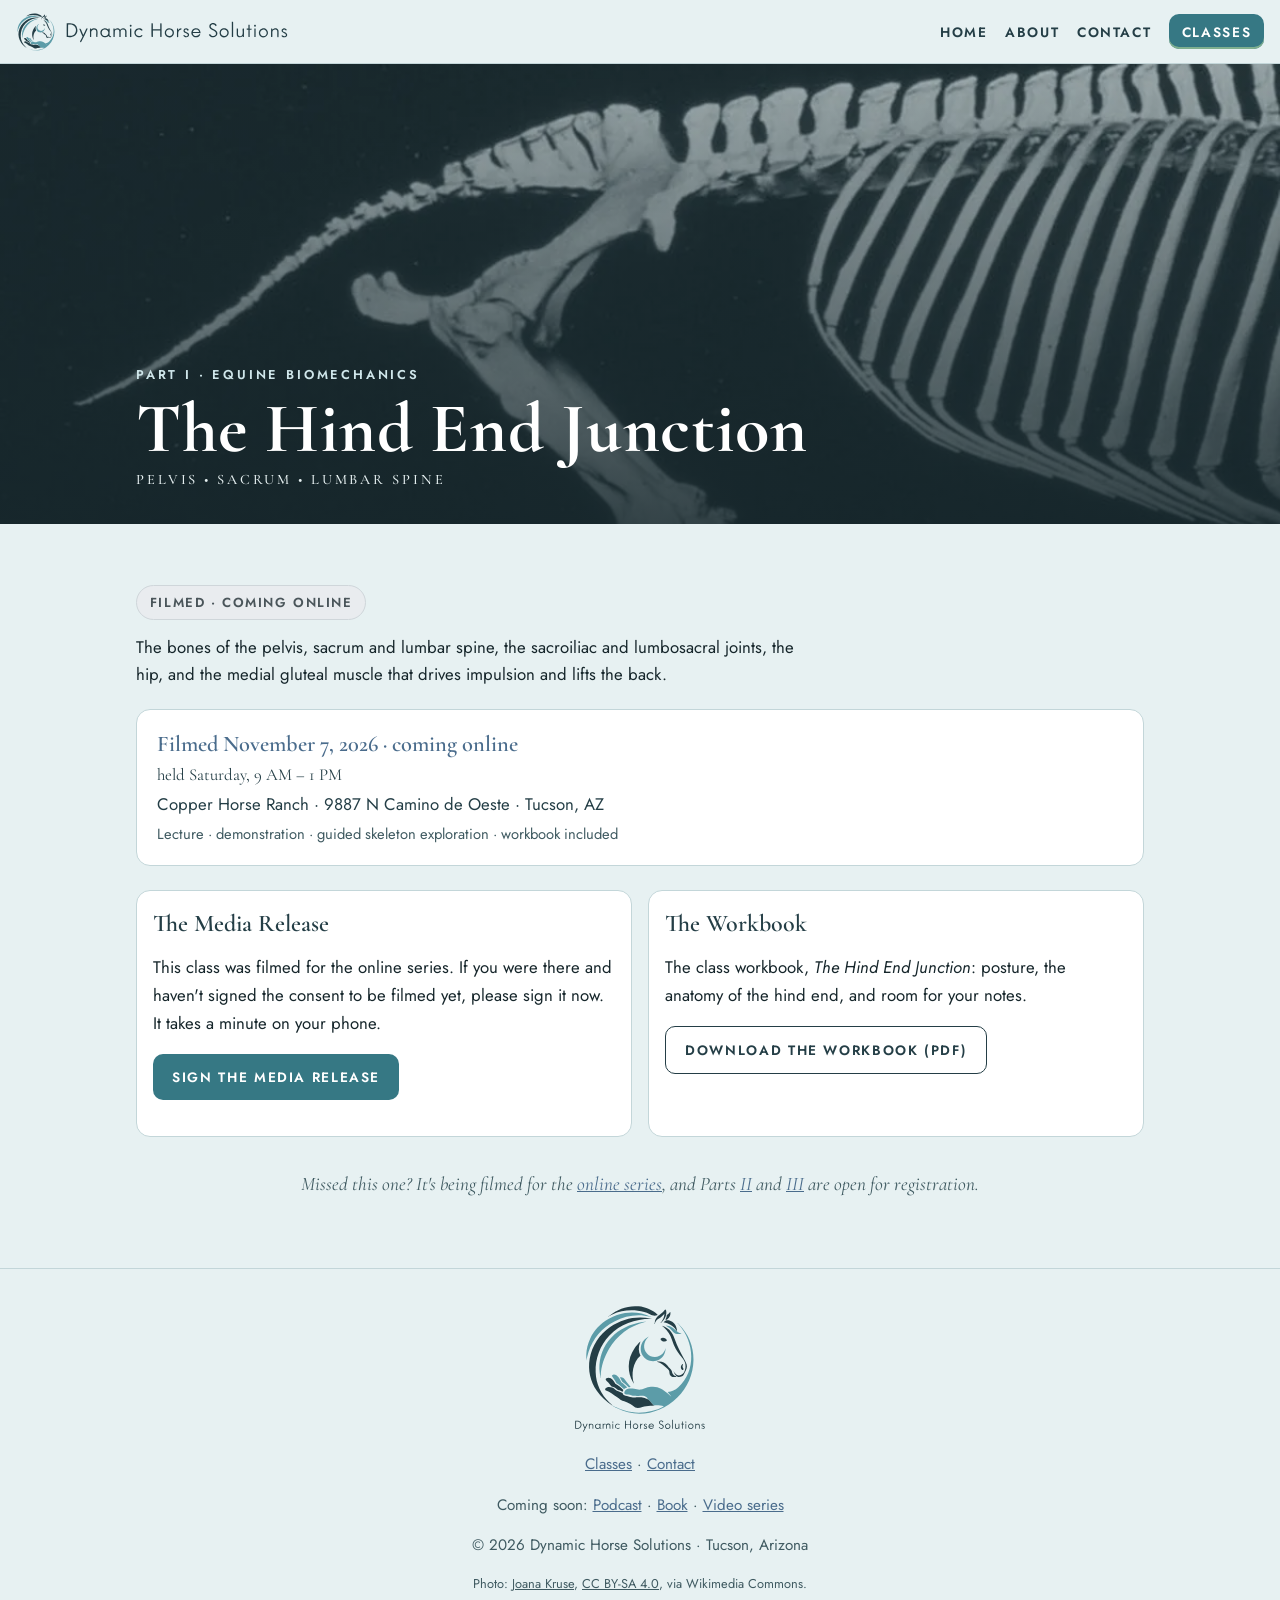
<file: part-1.html>
<!doctype html>
<html lang="en">
<head>
<meta charset="utf-8">
<meta name="viewport" content="width=device-width, initial-scale=1">
<meta name="robots" content="noindex, nofollow">
<title>Part I: The Hind End Junction — Dynamic Horse Solutions</title>
<meta name="description" content="Part I of Equine Biomechanics, The Hind End Junction, at Copper Horse Ranch in Tucson.">
<link rel="icon" href="assets/favicon-512.png" type="image/png">
<link rel="apple-touch-icon" href="assets/favicon-512.png">
<meta property="og:type" content="website">
<meta property="og:site_name" content="Dynamic Horse Solutions">
<meta property="og:title" content="Part I: The Hind End Junction — Dynamic Horse Solutions">
<meta property="og:description" content="Part I of Equine Biomechanics, The Hind End Junction, at Copper Horse Ranch in Tucson.">
<meta property="og:url" content="https://dynamichorsesolutions.com/part-1.html">
<meta property="og:image" content="https://dynamichorsesolutions.com/assets/og/part-1.jpg">
<meta property="og:image:width" content="1200">
<meta property="og:image:height" content="630">
<meta property="og:image:alt" content="Part I: The Hind End Junction — Dynamic Horse Solutions">
<meta name="twitter:card" content="summary_large_image">
<meta name="twitter:image" content="https://dynamichorsesolutions.com/assets/og/part-1.jpg">
<link rel="preconnect" href="https://fonts.googleapis.com">
<link rel="preconnect" href="https://fonts.gstatic.com" crossorigin>
<link href="https://fonts.googleapis.com/css2?family=Cormorant+Garamond:ital,wght@0,500;0,600;0,700;1,500&family=Jost:wght@400;500;600&display=swap" rel="stylesheet">
<link rel="stylesheet" href="style.css">
<script defer src="https://stats.aztechsol.com/script.js" data-website-id="718dd775-101a-4a25-a182-e886c37360be" data-domains="dynamichorsesolutions.com"></script>
</head>
<body>
<header class="top">
  <a class="brand" href="index.html" aria-label="Dynamic Horse Solutions, home"><img class="wordmark lockup" src="assets/lockup.svg" alt="Dynamic Horse Solutions" width="2723" height="400"></a>
  <nav class="wide" aria-label="Menu"><a href="index.html">Home</a><a href="about.html">About</a><a href="contact.html">Contact</a><a href="classes.html" class="cta" aria-current="page">Classes</a></nav>
  <details class="narrow"><summary aria-label="Menu"><span></span><span></span><span></span></summary>
    <nav aria-label="Menu"><a href="classes.html" class="cta" aria-current="page">Classes</a><a href="index.html">Home</a><a href="about.html">About</a><a href="contact.html">Contact</a></nav></details>
</header>
<main>
<section class="class-hero" style="background-image:linear-gradient(180deg,rgba(22,38,43,.35),rgba(22,38,43,.85)),url(assets/class-1-hind-end.webp)">
  <div class="ch-copy">
    <p class="num">Part I · Equine Biomechanics</p>
    <h1>The Hind End Junction</h1>
    <p class="parts">Pelvis • Sacrum • Lumbar Spine</p>
  </div>
</section>
<section class="class-detail">
  <p class="badge full big">Filmed · coming online</p>
  <p class="lede">The bones of the pelvis, sacrum and lumbar spine, the sacroiliac and lumbosacral joints, the hip, and the medial gluteal muscle that drives impulsion and lifts the back.</p>
  <div class="facts">
    <p class="when">Filmed November 7, 2026 · coming online<br><span>held Saturday, 9 AM – 1 PM</span></p>
    <p class="where">Copper Horse Ranch · 9887 N Camino de Oeste · Tucson, AZ</p>
    <p class="incl">Lecture · demonstration · guided skeleton exploration · workbook included</p>
  </div>
  
  <div class="extras">
    <article class="extra">
      <h3>The Media Release</h3>
      <p>This class was filmed for the online series. If you were there and haven't signed the consent to be filmed yet, please sign it now. It takes a minute on your phone.</p>
      <p><a class="btn" href="release.html">Sign the media release</a></p>
    </article>
    <article class="extra">
      <h3>The Workbook</h3>
      <p>The class workbook, <em>The Hind End Junction</em>: posture, the anatomy of the hind end, and room for your notes.</p>
      <p><a class="btn ghost" href="assets/hind-end-junction-workbook.pdf" download>Download the workbook (PDF)</a></p>
    </article>
  </div>
  <p class="note">Missed this one? It's being filmed for the <a href="videos.html">online series</a>, and Parts <a href="part-2.html">II</a> and <a href="part-3.html">III</a> are open for registration.</p>
</section>
</main>
<footer>
  <img src="assets/logo.svg" alt="Dynamic Horse Solutions" width="140" height="140">
  <p><a href="classes.html">Classes</a> · <a href="contact.html">Contact</a></p>
  <p class="soon">Coming soon: <a href="podcast.html">Podcast</a> · <a href="book.html">Book</a> · <a href="videos.html">Video series</a></p>
  <p>© 2026 Dynamic Horse Solutions · Tucson, Arizona</p>
  <p class="credit">Photo: <a href="https://commons.wikimedia.org/wiki/File:NewForestPonies_sunrise.jpg">Joana Kruse</a>, <a href="https://creativecommons.org/licenses/by-sa/4.0/">CC BY-SA 4.0</a>, via Wikimedia Commons.</p>
</footer>
</body>
</html>
</file>
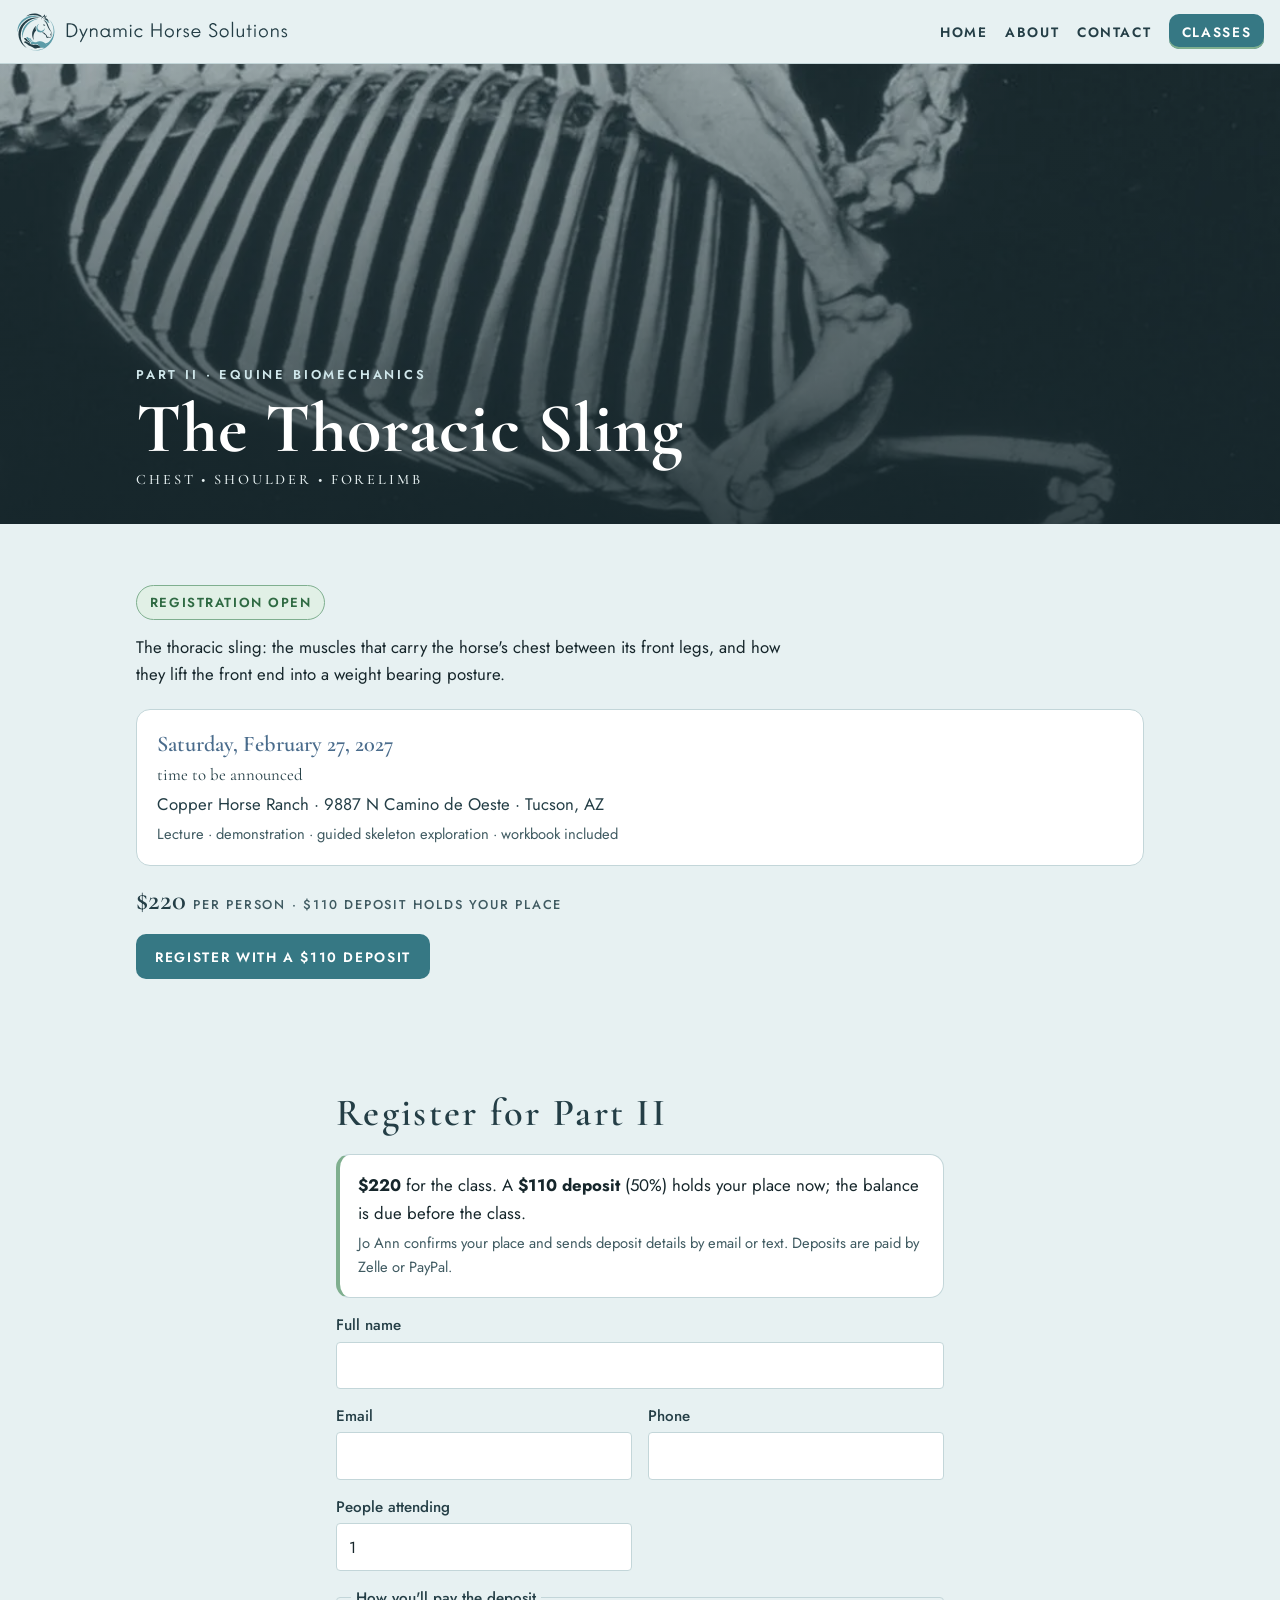
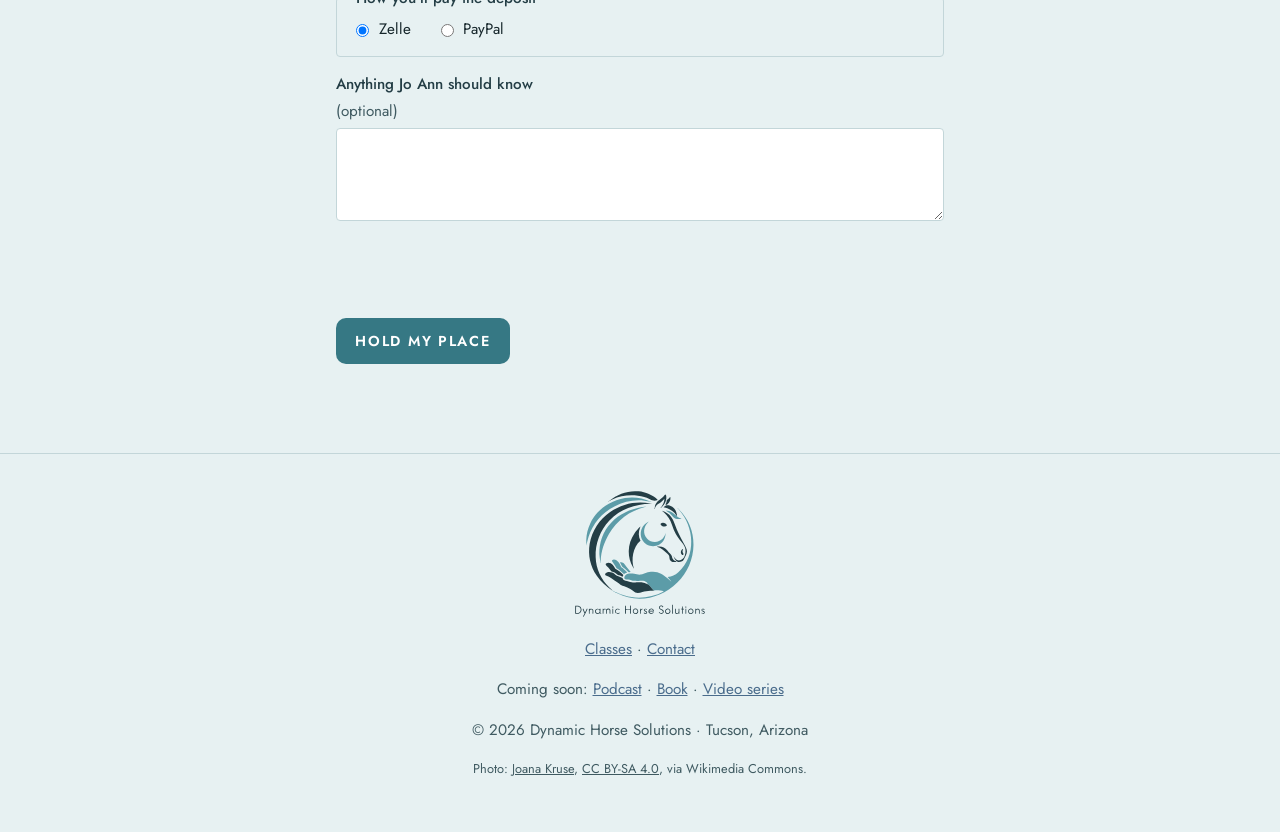
<file: part-2.html>
<!doctype html>
<html lang="en">
<head>
<meta charset="utf-8">
<meta name="viewport" content="width=device-width, initial-scale=1">
<meta name="robots" content="noindex, nofollow">
<title>Part II: The Thoracic Sling — Dynamic Horse Solutions</title>
<meta name="description" content="Part II of Equine Biomechanics, The Thoracic Sling, at Copper Horse Ranch in Tucson.">
<link rel="icon" href="assets/favicon-512.png" type="image/png">
<link rel="apple-touch-icon" href="assets/favicon-512.png">
<meta property="og:type" content="website">
<meta property="og:site_name" content="Dynamic Horse Solutions">
<meta property="og:title" content="Part II: The Thoracic Sling — Dynamic Horse Solutions">
<meta property="og:description" content="Part II of Equine Biomechanics, The Thoracic Sling, at Copper Horse Ranch in Tucson.">
<meta property="og:url" content="https://dynamichorsesolutions.com/part-2.html">
<meta property="og:image" content="https://dynamichorsesolutions.com/assets/og/part-2.jpg">
<meta property="og:image:width" content="1200">
<meta property="og:image:height" content="630">
<meta property="og:image:alt" content="Part II: The Thoracic Sling — Dynamic Horse Solutions">
<meta name="twitter:card" content="summary_large_image">
<meta name="twitter:image" content="https://dynamichorsesolutions.com/assets/og/part-2.jpg">
<link rel="preconnect" href="https://fonts.googleapis.com">
<link rel="preconnect" href="https://fonts.gstatic.com" crossorigin>
<link href="https://fonts.googleapis.com/css2?family=Cormorant+Garamond:ital,wght@0,500;0,600;0,700;1,500&family=Jost:wght@400;500;600&display=swap" rel="stylesheet">
<link rel="stylesheet" href="style.css">
<script defer src="https://stats.aztechsol.com/script.js" data-website-id="718dd775-101a-4a25-a182-e886c37360be" data-domains="dynamichorsesolutions.com"></script>
</head>
<body>
<header class="top">
  <a class="brand" href="index.html" aria-label="Dynamic Horse Solutions, home"><img class="wordmark lockup" src="assets/lockup.svg" alt="Dynamic Horse Solutions" width="2723" height="400"></a>
  <nav class="wide" aria-label="Menu"><a href="index.html">Home</a><a href="about.html">About</a><a href="contact.html">Contact</a><a href="classes.html" class="cta" aria-current="page">Classes</a></nav>
  <details class="narrow"><summary aria-label="Menu"><span></span><span></span><span></span></summary>
    <nav aria-label="Menu"><a href="classes.html" class="cta" aria-current="page">Classes</a><a href="index.html">Home</a><a href="about.html">About</a><a href="contact.html">Contact</a></nav></details>
</header>
<main>
<section class="class-hero" style="background-image:linear-gradient(180deg,rgba(22,38,43,.35),rgba(22,38,43,.85)),url(assets/class-2-thoracic-sling.webp)">
  <div class="ch-copy">
    <p class="num">Part II · Equine Biomechanics</p>
    <h1>The Thoracic Sling</h1>
    <p class="parts">Chest • Shoulder • Forelimb</p>
  </div>
</section>
<section class="class-detail">
  <p class="badge open big">Registration open</p>
  <p class="lede">The thoracic sling: the muscles that carry the horse's chest between its front legs, and how they lift the front end into a weight bearing posture.</p>
  <div class="facts">
    <p class="when">Saturday, February 27, 2027<br><span>time to be announced</span></p>
    <p class="where">Copper Horse Ranch · 9887 N Camino de Oeste · Tucson, AZ</p>
    <p class="incl">Lecture · demonstration · guided skeleton exploration · workbook included</p>
  </div>
  <p class="price">$220 <span>per person · $110 deposit holds your place</span></p>
  <p><a class="btn" href="#register">Register with a $110 deposit</a></p>
</section>

<section class="form-wrap" id="register">
  <h2>Register for Part II</h2>
  <div class="deposit">
    <p><b>$220</b> for the class. A <b>$110 deposit</b> (50%) holds your place now; the balance is due before the class.</p>
    <p class="small">Jo Ann confirms your place and sends deposit details by email or text. Deposits are paid by Zelle or PayPal.</p>
  </div>
  <form id="reg" class="reg" novalidate>
    <input type="hidden" name="class" value="part-2">
    <input type="hidden" name="class_label" value="Part II · The Thoracic Sling · Saturday, February 27, 2027 · $220, $110 deposit">
    <label>Full name <input name="full_name" autocomplete="name" required></label>
    <div class="two">
      <label>Email <input name="email" type="email" autocomplete="email" required></label>
      <label>Phone <input name="phone" type="tel" autocomplete="tel" required></label>
    </div>
    <div class="two">
      <label>People attending <input name="people" type="number" min="1" max="20" value="1" required></label>
    </div>
    <fieldset>
      <legend>How you'll pay the deposit</legend>
      <label class="inline"><input type="radio" name="payment" value="Zelle" checked> Zelle</label>
      <label class="inline"><input type="radio" name="payment" value="PayPal"> PayPal</label>
    </fieldset>
    <label>Anything Jo Ann should know <span class="opt">(optional)</span> <textarea name="notes" rows="3"></textarea></label>
    <div class="cf-turnstile" data-sitekey="0x4AAAAAAF2xBfE9am2PxE1r" data-action="register" data-theme="light"></div>
    <button class="btn" type="submit">Hold my place</button>
    <p id="msg" class="msg" role="status" aria-live="polite"></p>
  </form>
</section>
<script src="https://challenges.cloudflare.com/turnstile/v0/api.js" async defer></script>
<script>
(function(){
  var f=document.getElementById("reg"), msg=document.getElementById("msg");
  function mailto(d){
    var body="Registration\n\nClass: "+d.class_label+"\nName: "+d.full_name+"\nEmail: "+d.email+"\nPhone: "+d.phone+"\nPeople: "+d.people+"\nDeposit by: "+d.payment+"\nNotes: "+(d.notes||"");
    return "mailto:az.horsesensetraining@gmail.com?subject="+encodeURIComponent("Registration: Part II · "+d.full_name)+"&body="+encodeURIComponent(body);
  }
  f.addEventListener("submit",function(e){
    e.preventDefault();
    if(!f.checkValidity()){ f.reportValidity(); return; }
    var d=Object.fromEntries(new FormData(f).entries()); d.turnstile_token=d["cf-turnstile-response"]||""; delete d["cf-turnstile-response"];
    if(!d.turnstile_token){ msg.textContent="One moment: the security check is still loading. Please try again in a few seconds."; return; }
    d.deposit=110; d.total=220; d.submitted_at=new Date().toISOString(); d.page=location.href;
    var btn=f.querySelector("button"); btn.disabled=true; msg.textContent="Sending…";
    fetch("https://n8n.aztechsol.com/webhook/dhs-registration",{method:"POST",headers:{"Content-Type":"application/json"},body:JSON.stringify(d)})
      .then(function(r){ return r.json().catch(function(){return {}}).then(function(j){ return {r:r,j:j}; }); })
      .then(function(x){ var r=x.r, j=x.j;
        if(r.status===400 && j && j.error){ msg.textContent=j.error; if(window.turnstile) turnstile.reset(); return; }
        if(!r.ok || !j.ok) throw new Error(r.status); f.reset(); if(window.turnstile) turnstile.reset(); var t="Hi Jo Ann, this is "+d.full_name+". I just registered for "+d.class_label+" ("+d.people+" attending) and will send my $"+d.deposit+" deposit by "+d.payment+". My email is "+d.email+".";
        msg.innerHTML="<b>Thank you, your place is held.</b> Send your $"+d.deposit+" deposit to Jo Ann by Zelle or PayPal, then let her know it's on its way:<br><a class=\"btn\" href=\"sms:+15204038200?&body="+encodeURIComponent(t)+"\">Text Jo Ann</a>"; })
      .catch(function(){ msg.innerHTML="Your email app is opening with your registration filled in. Press send and it goes to Jo Ann. If nothing opens, email <a href=\""+mailto(d)+"\">az.horsesensetraining@gmail.com</a> or call 520-403-8200."; location.href=mailto(d); })
      .finally(function(){ btn.disabled=false; });
  });
})();
</script>

</main>
<footer>
  <img src="assets/logo.svg" alt="Dynamic Horse Solutions" width="140" height="140">
  <p><a href="classes.html">Classes</a> · <a href="contact.html">Contact</a></p>
  <p class="soon">Coming soon: <a href="podcast.html">Podcast</a> · <a href="book.html">Book</a> · <a href="videos.html">Video series</a></p>
  <p>© 2026 Dynamic Horse Solutions · Tucson, Arizona</p>
  <p class="credit">Photo: <a href="https://commons.wikimedia.org/wiki/File:NewForestPonies_sunrise.jpg">Joana Kruse</a>, <a href="https://creativecommons.org/licenses/by-sa/4.0/">CC BY-SA 4.0</a>, via Wikimedia Commons.</p>
</footer>
</body>
</html>
</file>
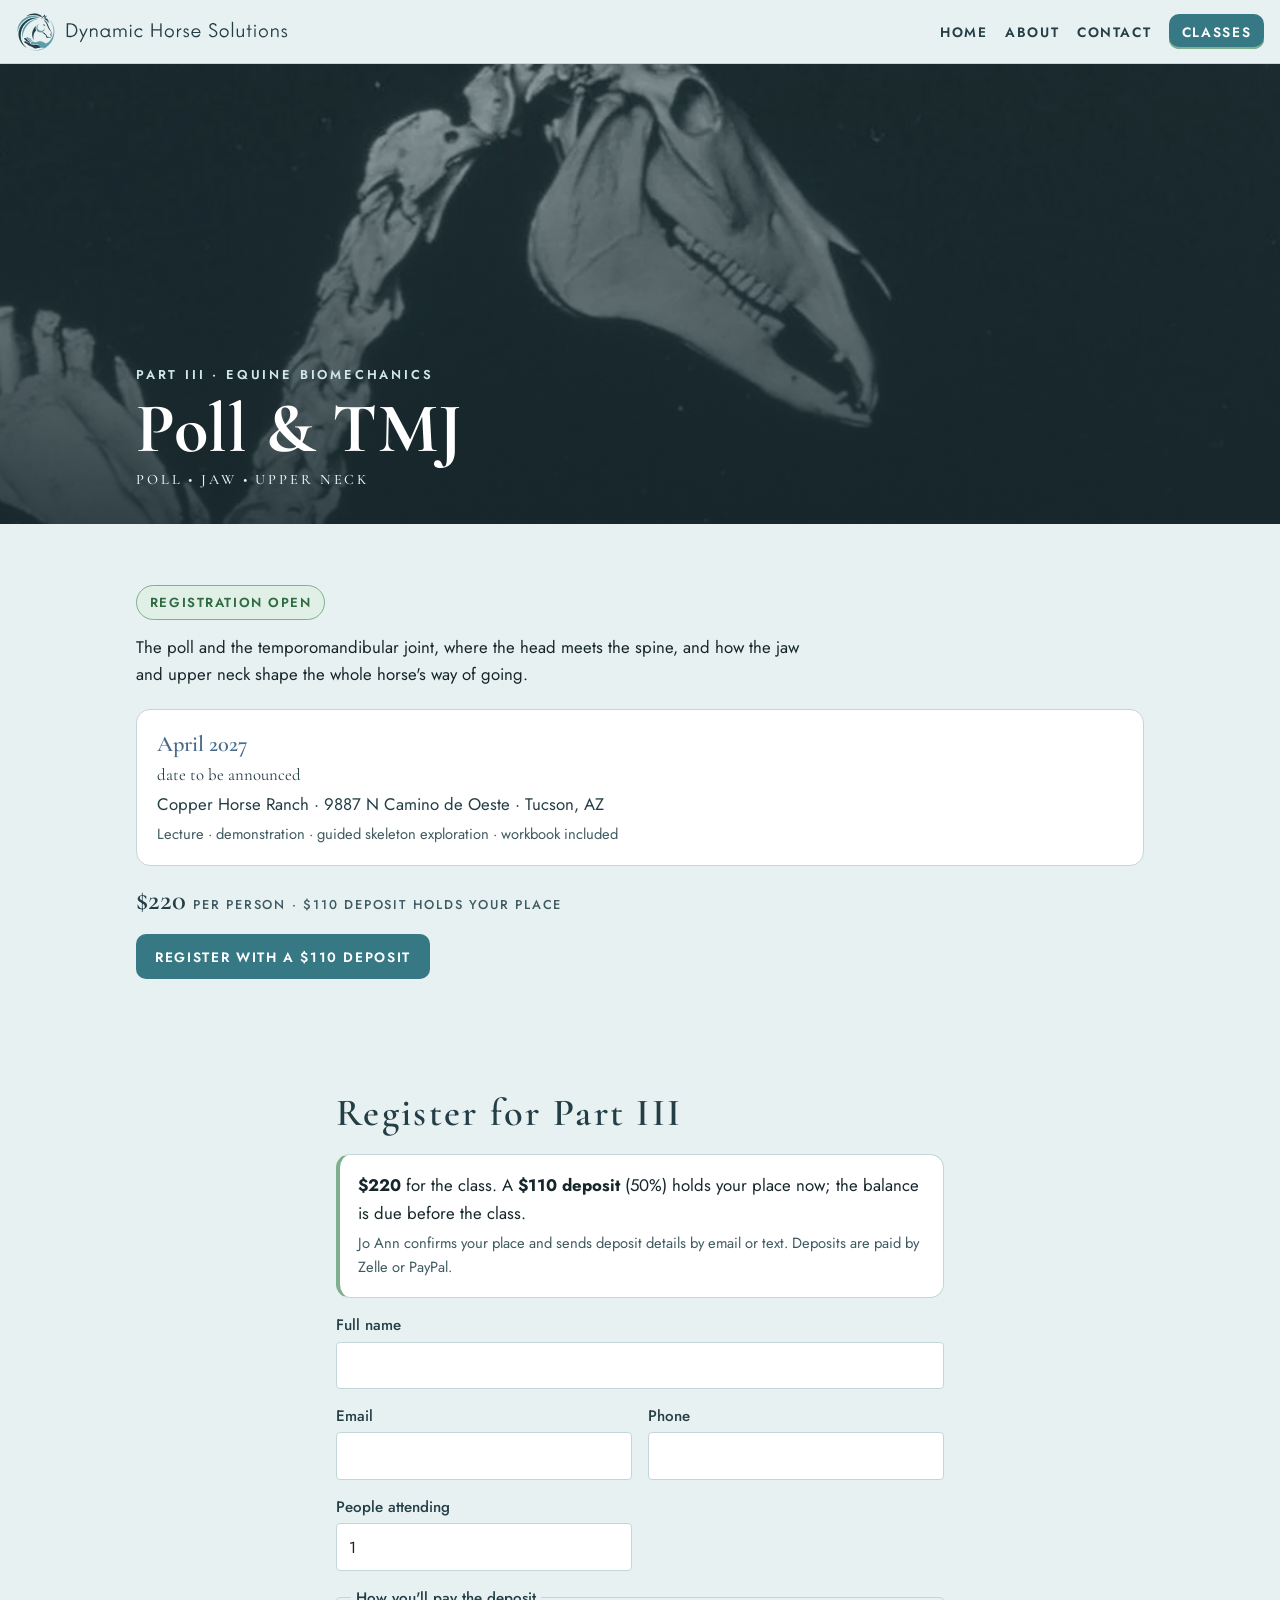
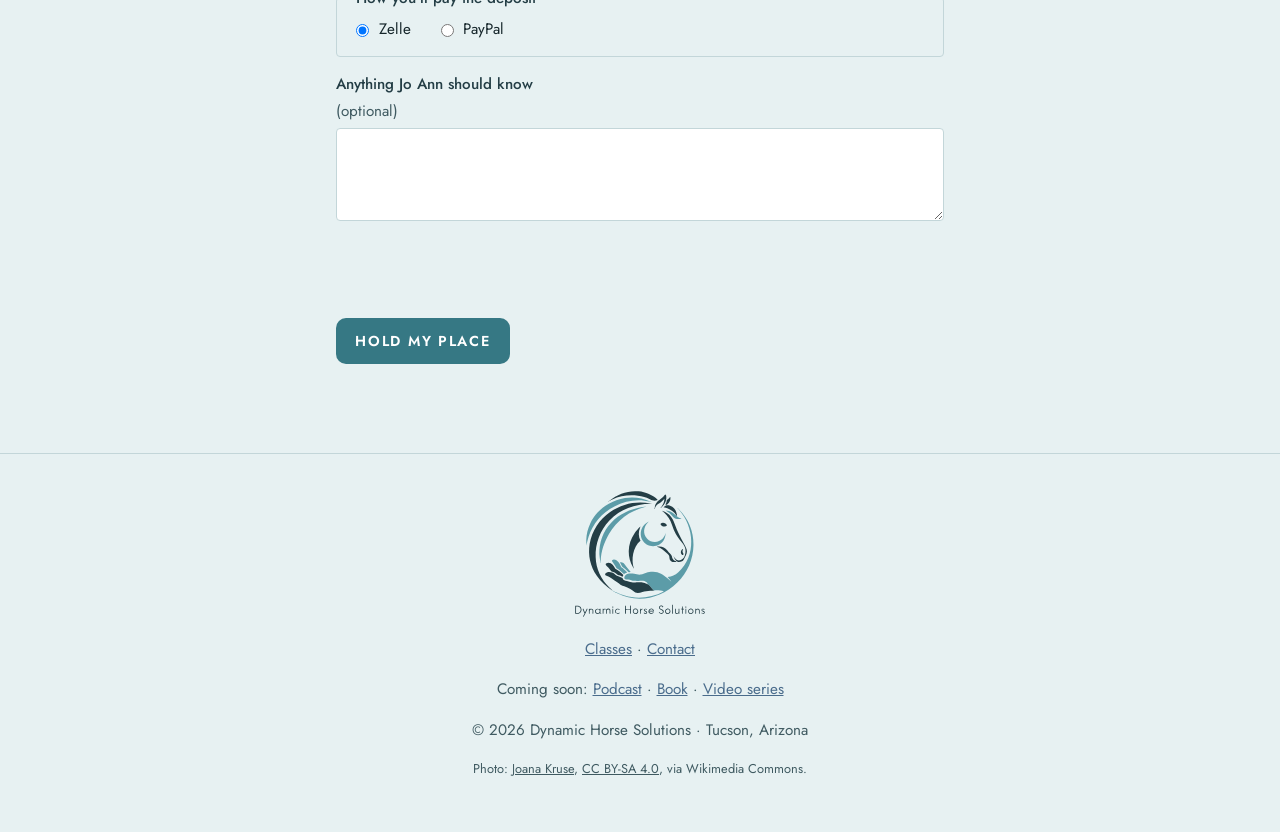
<file: part-3.html>
<!doctype html>
<html lang="en">
<head>
<meta charset="utf-8">
<meta name="viewport" content="width=device-width, initial-scale=1">
<meta name="robots" content="noindex, nofollow">
<title>Part III: Poll & TMJ — Dynamic Horse Solutions</title>
<meta name="description" content="Part III of Equine Biomechanics, Poll & TMJ, at Copper Horse Ranch in Tucson.">
<link rel="icon" href="assets/favicon-512.png" type="image/png">
<link rel="apple-touch-icon" href="assets/favicon-512.png">
<meta property="og:type" content="website">
<meta property="og:site_name" content="Dynamic Horse Solutions">
<meta property="og:title" content="Part III: Poll & TMJ — Dynamic Horse Solutions">
<meta property="og:description" content="Part III of Equine Biomechanics, Poll & TMJ, at Copper Horse Ranch in Tucson.">
<meta property="og:url" content="https://dynamichorsesolutions.com/part-3.html">
<meta property="og:image" content="https://dynamichorsesolutions.com/assets/og/part-3.jpg">
<meta property="og:image:width" content="1200">
<meta property="og:image:height" content="630">
<meta property="og:image:alt" content="Part III: Poll & TMJ — Dynamic Horse Solutions">
<meta name="twitter:card" content="summary_large_image">
<meta name="twitter:image" content="https://dynamichorsesolutions.com/assets/og/part-3.jpg">
<link rel="preconnect" href="https://fonts.googleapis.com">
<link rel="preconnect" href="https://fonts.gstatic.com" crossorigin>
<link href="https://fonts.googleapis.com/css2?family=Cormorant+Garamond:ital,wght@0,500;0,600;0,700;1,500&family=Jost:wght@400;500;600&display=swap" rel="stylesheet">
<link rel="stylesheet" href="style.css">
<script defer src="https://stats.aztechsol.com/script.js" data-website-id="718dd775-101a-4a25-a182-e886c37360be" data-domains="dynamichorsesolutions.com"></script>
</head>
<body>
<header class="top">
  <a class="brand" href="index.html" aria-label="Dynamic Horse Solutions, home"><img class="wordmark lockup" src="assets/lockup.svg" alt="Dynamic Horse Solutions" width="2723" height="400"></a>
  <nav class="wide" aria-label="Menu"><a href="index.html">Home</a><a href="about.html">About</a><a href="contact.html">Contact</a><a href="classes.html" class="cta" aria-current="page">Classes</a></nav>
  <details class="narrow"><summary aria-label="Menu"><span></span><span></span><span></span></summary>
    <nav aria-label="Menu"><a href="classes.html" class="cta" aria-current="page">Classes</a><a href="index.html">Home</a><a href="about.html">About</a><a href="contact.html">Contact</a></nav></details>
</header>
<main>
<section class="class-hero" style="background-image:linear-gradient(180deg,rgba(22,38,43,.35),rgba(22,38,43,.85)),url(assets/class-3-poll-tmj.webp)">
  <div class="ch-copy">
    <p class="num">Part III · Equine Biomechanics</p>
    <h1>Poll &amp; TMJ</h1>
    <p class="parts">Poll • Jaw • Upper Neck</p>
  </div>
</section>
<section class="class-detail">
  <p class="badge open big">Registration open</p>
  <p class="lede">The poll and the temporomandibular joint, where the head meets the spine, and how the jaw and upper neck shape the whole horse's way of going.</p>
  <div class="facts">
    <p class="when">April 2027<br><span>date to be announced</span></p>
    <p class="where">Copper Horse Ranch · 9887 N Camino de Oeste · Tucson, AZ</p>
    <p class="incl">Lecture · demonstration · guided skeleton exploration · workbook included</p>
  </div>
  <p class="price">$220 <span>per person · $110 deposit holds your place</span></p>
  <p><a class="btn" href="#register">Register with a $110 deposit</a></p>
</section>

<section class="form-wrap" id="register">
  <h2>Register for Part III</h2>
  <div class="deposit">
    <p><b>$220</b> for the class. A <b>$110 deposit</b> (50%) holds your place now; the balance is due before the class.</p>
    <p class="small">Jo Ann confirms your place and sends deposit details by email or text. Deposits are paid by Zelle or PayPal.</p>
  </div>
  <form id="reg" class="reg" novalidate>
    <input type="hidden" name="class" value="part-3">
    <input type="hidden" name="class_label" value="Part III · Poll & TMJ · April 2027 · $220, $110 deposit">
    <label>Full name <input name="full_name" autocomplete="name" required></label>
    <div class="two">
      <label>Email <input name="email" type="email" autocomplete="email" required></label>
      <label>Phone <input name="phone" type="tel" autocomplete="tel" required></label>
    </div>
    <div class="two">
      <label>People attending <input name="people" type="number" min="1" max="20" value="1" required></label>
    </div>
    <fieldset>
      <legend>How you'll pay the deposit</legend>
      <label class="inline"><input type="radio" name="payment" value="Zelle" checked> Zelle</label>
      <label class="inline"><input type="radio" name="payment" value="PayPal"> PayPal</label>
    </fieldset>
    <label>Anything Jo Ann should know <span class="opt">(optional)</span> <textarea name="notes" rows="3"></textarea></label>
    <div class="cf-turnstile" data-sitekey="0x4AAAAAAF2xBfE9am2PxE1r" data-action="register" data-theme="light"></div>
    <button class="btn" type="submit">Hold my place</button>
    <p id="msg" class="msg" role="status" aria-live="polite"></p>
  </form>
</section>
<script src="https://challenges.cloudflare.com/turnstile/v0/api.js" async defer></script>
<script>
(function(){
  var f=document.getElementById("reg"), msg=document.getElementById("msg");
  function mailto(d){
    var body="Registration\n\nClass: "+d.class_label+"\nName: "+d.full_name+"\nEmail: "+d.email+"\nPhone: "+d.phone+"\nPeople: "+d.people+"\nDeposit by: "+d.payment+"\nNotes: "+(d.notes||"");
    return "mailto:az.horsesensetraining@gmail.com?subject="+encodeURIComponent("Registration: Part III · "+d.full_name)+"&body="+encodeURIComponent(body);
  }
  f.addEventListener("submit",function(e){
    e.preventDefault();
    if(!f.checkValidity()){ f.reportValidity(); return; }
    var d=Object.fromEntries(new FormData(f).entries()); d.turnstile_token=d["cf-turnstile-response"]||""; delete d["cf-turnstile-response"];
    if(!d.turnstile_token){ msg.textContent="One moment: the security check is still loading. Please try again in a few seconds."; return; }
    d.deposit=110; d.total=220; d.submitted_at=new Date().toISOString(); d.page=location.href;
    var btn=f.querySelector("button"); btn.disabled=true; msg.textContent="Sending…";
    fetch("https://n8n.aztechsol.com/webhook/dhs-registration",{method:"POST",headers:{"Content-Type":"application/json"},body:JSON.stringify(d)})
      .then(function(r){ return r.json().catch(function(){return {}}).then(function(j){ return {r:r,j:j}; }); })
      .then(function(x){ var r=x.r, j=x.j;
        if(r.status===400 && j && j.error){ msg.textContent=j.error; if(window.turnstile) turnstile.reset(); return; }
        if(!r.ok || !j.ok) throw new Error(r.status); f.reset(); if(window.turnstile) turnstile.reset(); var t="Hi Jo Ann, this is "+d.full_name+". I just registered for "+d.class_label+" ("+d.people+" attending) and will send my $"+d.deposit+" deposit by "+d.payment+". My email is "+d.email+".";
        msg.innerHTML="<b>Thank you, your place is held.</b> Send your $"+d.deposit+" deposit to Jo Ann by Zelle or PayPal, then let her know it's on its way:<br><a class=\"btn\" href=\"sms:+15204038200?&body="+encodeURIComponent(t)+"\">Text Jo Ann</a>"; })
      .catch(function(){ msg.innerHTML="Your email app is opening with your registration filled in. Press send and it goes to Jo Ann. If nothing opens, email <a href=\""+mailto(d)+"\">az.horsesensetraining@gmail.com</a> or call 520-403-8200."; location.href=mailto(d); })
      .finally(function(){ btn.disabled=false; });
  });
})();
</script>

</main>
<footer>
  <img src="assets/logo.svg" alt="Dynamic Horse Solutions" width="140" height="140">
  <p><a href="classes.html">Classes</a> · <a href="contact.html">Contact</a></p>
  <p class="soon">Coming soon: <a href="podcast.html">Podcast</a> · <a href="book.html">Book</a> · <a href="videos.html">Video series</a></p>
  <p>© 2026 Dynamic Horse Solutions · Tucson, Arizona</p>
  <p class="credit">Photo: <a href="https://commons.wikimedia.org/wiki/File:NewForestPonies_sunrise.jpg">Joana Kruse</a>, <a href="https://creativecommons.org/licenses/by-sa/4.0/">CC BY-SA 4.0</a>, via Wikimedia Commons.</p>
</footer>
</body>
</html>
</file>
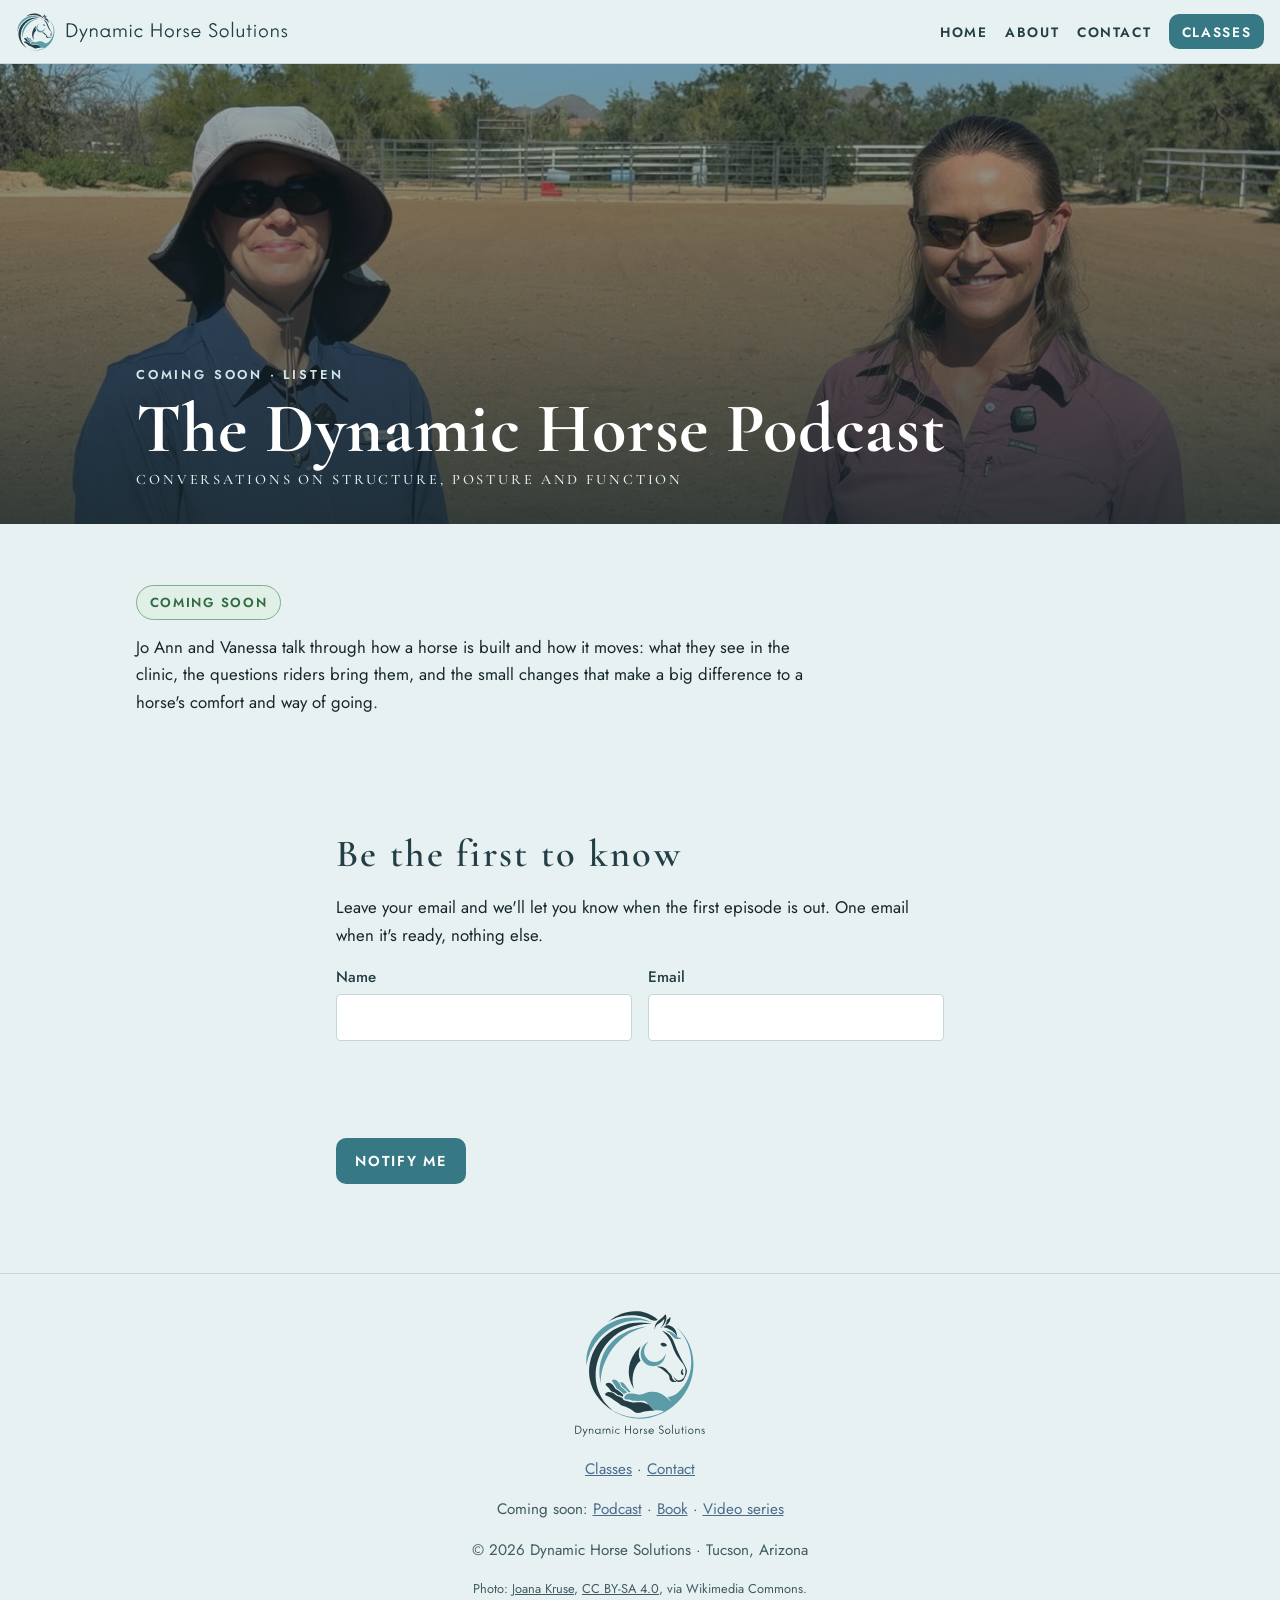
<file: podcast.html>
<!doctype html>
<html lang="en">
<head>
<meta charset="utf-8">
<meta name="viewport" content="width=device-width, initial-scale=1">
<meta name="robots" content="noindex, nofollow">
<title>The Dynamic Horse Podcast — Dynamic Horse Solutions</title>
<meta name="description" content="Jo Ann and Vanessa talk through how a horse is built and how it moves. Coming soon; sign up to be told when it is out.">
<link rel="icon" href="assets/favicon-512.png" type="image/png">
<link rel="apple-touch-icon" href="assets/favicon-512.png">
<meta property="og:type" content="website">
<meta property="og:site_name" content="Dynamic Horse Solutions">
<meta property="og:title" content="The Dynamic Horse Podcast — Dynamic Horse Solutions">
<meta property="og:description" content="Jo Ann and Vanessa talk through how a horse is built and how it moves. Coming soon; sign up to be told when it is out.">
<meta property="og:url" content="https://dynamichorsesolutions.com/podcast.html">
<meta property="og:image" content="https://dynamichorsesolutions.com/assets/og/podcast.jpg">
<meta property="og:image:width" content="1200">
<meta property="og:image:height" content="630">
<meta property="og:image:alt" content="The Dynamic Horse Podcast — Dynamic Horse Solutions">
<meta name="twitter:card" content="summary_large_image">
<meta name="twitter:image" content="https://dynamichorsesolutions.com/assets/og/podcast.jpg">
<link rel="preconnect" href="https://fonts.googleapis.com">
<link rel="preconnect" href="https://fonts.gstatic.com" crossorigin>
<link href="https://fonts.googleapis.com/css2?family=Cormorant+Garamond:ital,wght@0,500;0,600;0,700;1,500&family=Jost:wght@400;500;600&display=swap" rel="stylesheet">
<link rel="stylesheet" href="style.css">
<script defer src="https://stats.aztechsol.com/script.js" data-website-id="718dd775-101a-4a25-a182-e886c37360be" data-domains="dynamichorsesolutions.com"></script>
</head>
<body>
<header class="top">
  <a class="brand" href="index.html" aria-label="Dynamic Horse Solutions, home"><img class="wordmark lockup" src="assets/lockup.svg" alt="Dynamic Horse Solutions" width="2723" height="400"></a>
  <nav class="wide" aria-label="Menu"><a href="index.html">Home</a><a href="about.html">About</a><a href="contact.html">Contact</a><a href="classes.html" class="cta">Classes</a></nav>
  <details class="narrow"><summary aria-label="Menu"><span></span><span></span><span></span></summary>
    <nav aria-label="Menu"><a href="classes.html" class="cta">Classes</a><a href="index.html">Home</a><a href="about.html">About</a><a href="contact.html">Contact</a></nav></details>
</header>
<main>
<section class="class-hero duo-hero" style="background-image:linear-gradient(180deg,rgba(22,38,43,.35),rgba(22,38,43,.85)),url(assets/teachers.jpg);background-position:center 30%">
  <div class="ch-copy">
    <p class="num">Coming soon · Listen</p>
    <h1>The Dynamic Horse Podcast</h1>
    <p class="parts">Conversations on structure, posture and function</p>
  </div>
</section>
<section class="class-detail">
  <p class="badge open big">Coming soon</p>
  <p class="lede">Jo Ann and Vanessa talk through how a horse is built and how it moves: what they see in the clinic, the questions riders bring them, and the small changes that make a big difference to a horse's comfort and way of going.</p>
</section>
<section class="form-wrap" id="notify">
  <h2>Be the first to know</h2>
  <p>Leave your email and we'll let you know when the first episode is out. One email when it's ready, nothing else.</p>
  <form id="notify-form" class="reg" novalidate>
    <input type="hidden" name="interest" value="podcast">
    <div class="two">
      <label>Name <input name="name" autocomplete="name"></label>
      <label>Email <input name="email" type="email" autocomplete="email" required></label>
    </div>
    <input name="website" tabindex="-1" autocomplete="off" aria-hidden="true" style="position:absolute;left:-5000px">
    <div class="cf-turnstile" data-sitekey="0x4AAAAAAF2xBfE9am2PxE1r" data-action="notify" data-theme="light"></div>
    <button class="btn" type="submit">Notify me</button>
    <p id="msg" class="msg" role="status" aria-live="polite"></p>
  </form>
</section>
<script src="https://challenges.cloudflare.com/turnstile/v0/api.js" async defer></script>
<script>
(function(){
  var f=document.getElementById("notify-form"), msg=document.getElementById("msg");
  f.addEventListener("submit",function(e){
    e.preventDefault();
    if(!f.checkValidity()){ f.reportValidity(); return; }
    var d=Object.fromEntries(new FormData(f).entries()); d.turnstile_token=d["cf-turnstile-response"]||""; delete d["cf-turnstile-response"];
    if(!d.turnstile_token){ msg.textContent="One moment: the security check is still loading. Please try again in a few seconds."; return; }
    d.submitted_at=new Date().toISOString(); d.page=location.href;
    var btn=f.querySelector("button"); btn.disabled=true; msg.textContent="Sending…";
    fetch("https://n8n.aztechsol.com/webhook/dhs-notify",{method:"POST",headers:{"Content-Type":"application/json"},body:JSON.stringify(d)})
      .then(function(r){ return r.json().catch(function(){return {}}).then(function(j){ return {r:r,j:j}; }); })
      .then(function(x){ var r=x.r, j=x.j;
        if(r.status===400 && j && j.error){ msg.textContent=j.error; if(window.turnstile) turnstile.reset(); return; }
        if(!r.ok || !j.ok) throw new Error(r.status);
        f.reset(); if(window.turnstile) turnstile.reset(); msg.innerHTML="<b>Thank you, you're on the list.</b> We'll email you when it's ready.";
      })
      .catch(function(){ msg.innerHTML="That didn't go through. Please try again, or email <a href=\"mailto:az.horsesensetraining@gmail.com\">az.horsesensetraining@gmail.com</a> and we'll add you."; if(window.turnstile) turnstile.reset(); })
      .finally(function(){ btn.disabled=false; });
  });
})();
</script>

</main>
<footer>
  <img src="assets/logo.svg" alt="Dynamic Horse Solutions" width="140" height="140">
  <p><a href="classes.html">Classes</a> · <a href="contact.html">Contact</a></p>
  <p class="soon">Coming soon: <a href="podcast.html">Podcast</a> · <a href="book.html">Book</a> · <a href="videos.html">Video series</a></p>
  <p>© 2026 Dynamic Horse Solutions · Tucson, Arizona</p>
  <p class="credit">Photo: <a href="https://commons.wikimedia.org/wiki/File:NewForestPonies_sunrise.jpg">Joana Kruse</a>, <a href="https://creativecommons.org/licenses/by-sa/4.0/">CC BY-SA 4.0</a>, via Wikimedia Commons.</p>
</footer>
</body>
</html>
</file>
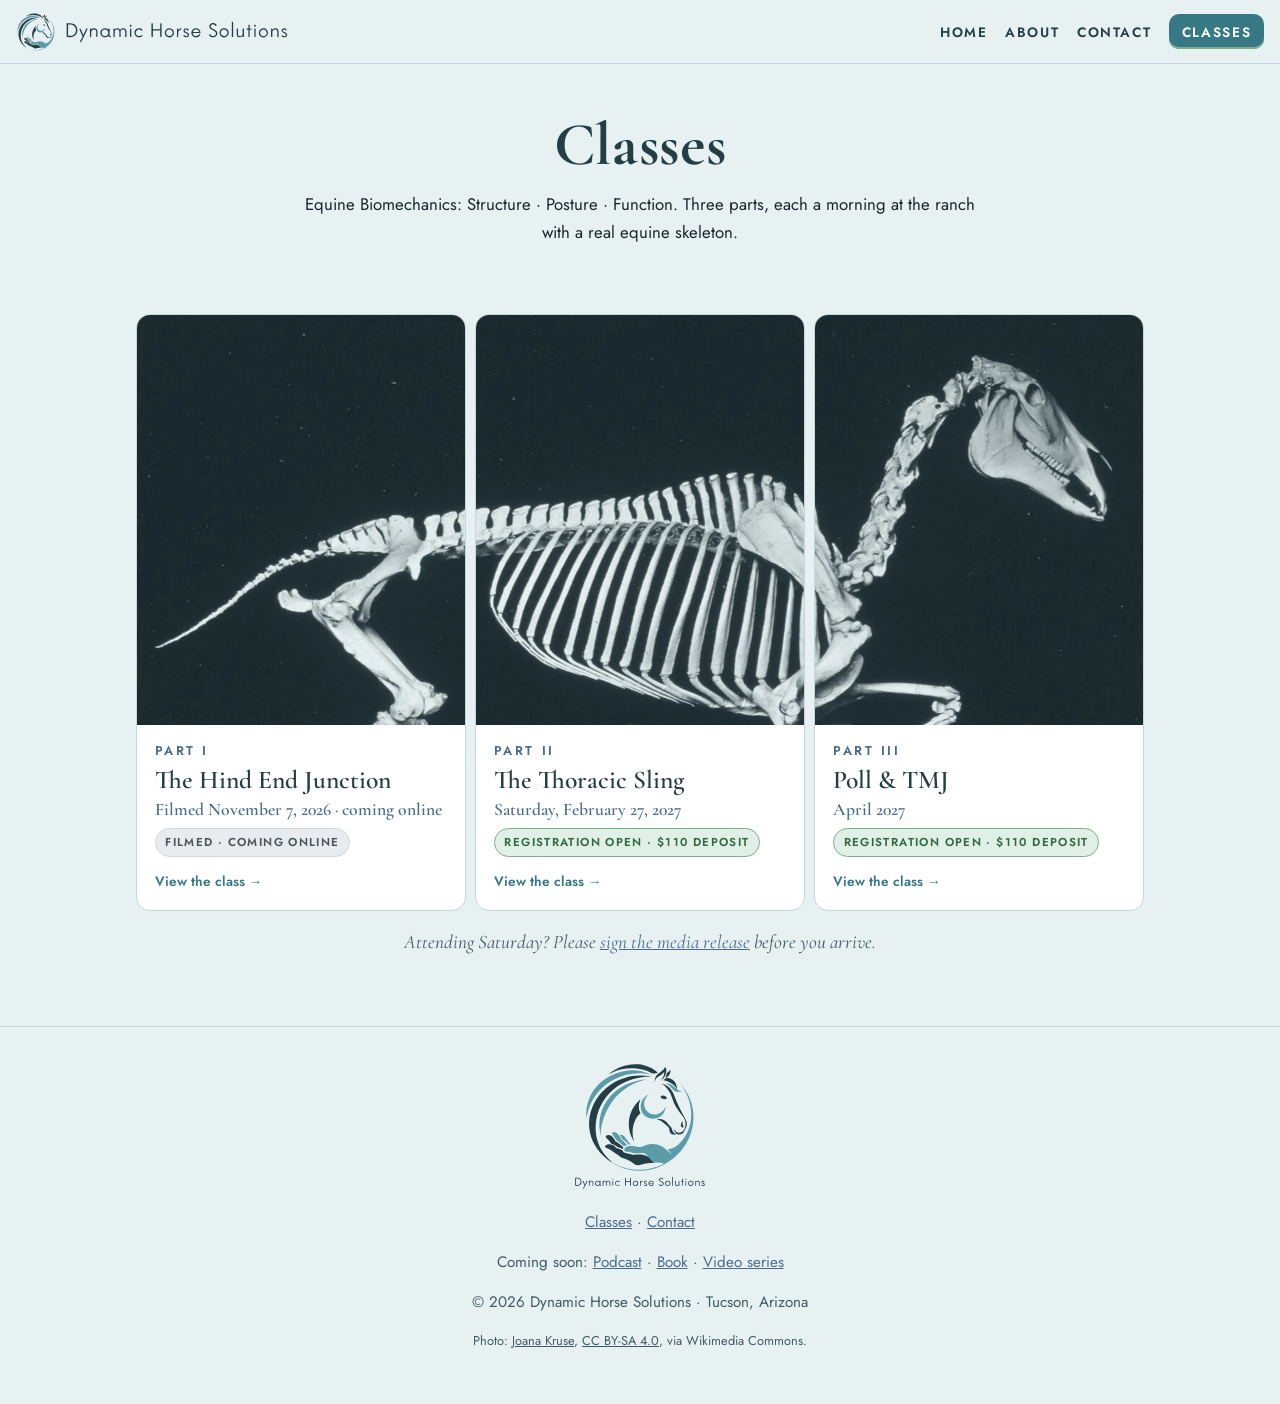
<file: register.html>
<!doctype html>
<html lang="en">
<head>
<meta charset="utf-8">
<meta name="viewport" content="width=device-width, initial-scale=1">
<meta name="robots" content="noindex, nofollow">
<title>Register — Dynamic Horse Solutions</title>
<meta name="description" content="Register for an Equine Biomechanics class with Jo Ann Lewis and Vanessa Helvey.">
<link rel="icon" href="assets/favicon-512.png" type="image/png">
<link rel="apple-touch-icon" href="assets/favicon-512.png">
<meta property="og:type" content="website">
<meta property="og:site_name" content="Dynamic Horse Solutions">
<meta property="og:title" content="Register — Dynamic Horse Solutions">
<meta property="og:description" content="Register for an Equine Biomechanics class with Jo Ann Lewis and Vanessa Helvey.">
<meta property="og:url" content="https://dynamichorsesolutions.com/register.html">
<meta property="og:image" content="https://dynamichorsesolutions.com/assets/og/register.jpg">
<meta property="og:image:width" content="1200">
<meta property="og:image:height" content="630">
<meta property="og:image:alt" content="Register — Dynamic Horse Solutions">
<meta name="twitter:card" content="summary_large_image">
<meta name="twitter:image" content="https://dynamichorsesolutions.com/assets/og/register.jpg">
<link rel="preconnect" href="https://fonts.googleapis.com">
<link rel="preconnect" href="https://fonts.gstatic.com" crossorigin>
<link href="https://fonts.googleapis.com/css2?family=Cormorant+Garamond:ital,wght@0,500;0,600;0,700;1,500&family=Jost:wght@400;500;600&display=swap" rel="stylesheet">
<link rel="stylesheet" href="style.css">
<script defer src="https://stats.aztechsol.com/script.js" data-website-id="718dd775-101a-4a25-a182-e886c37360be" data-domains="dynamichorsesolutions.com"></script>
</head>
<body>
<header class="top">
  <a class="brand" href="index.html" aria-label="Dynamic Horse Solutions, home"><img class="wordmark lockup" src="assets/lockup.svg" alt="Dynamic Horse Solutions" width="2723" height="400"></a>
  <nav class="wide" aria-label="Menu"><a href="index.html">Home</a><a href="about.html">About</a><a href="contact.html">Contact</a><a href="classes.html" class="cta">Classes</a></nav>
  <details class="narrow"><summary aria-label="Menu"><span></span><span></span><span></span></summary>
    <nav aria-label="Menu"><a href="classes.html" class="cta">Classes</a><a href="index.html">Home</a><a href="about.html">About</a><a href="contact.html">Contact</a></nav></details>
</header>
<main>

<section class="page-head">
  <h1>Register</h1>
  <p class="lede center">Registration is on each class's own page. <a href="classes.html">Choose a class →</a></p>
</section>
<script>location.replace("classes.html");</script>

</main>
<footer>
  <img src="assets/logo.svg" alt="Dynamic Horse Solutions" width="140" height="140">
  <p><a href="classes.html">Classes</a> · <a href="contact.html">Contact</a></p>
  <p class="soon">Coming soon: <a href="podcast.html">Podcast</a> · <a href="book.html">Book</a> · <a href="videos.html">Video series</a></p>
  <p>© 2026 Dynamic Horse Solutions · Tucson, Arizona</p>
  <p class="credit">Photo: <a href="https://commons.wikimedia.org/wiki/File:NewForestPonies_sunrise.jpg">Joana Kruse</a>, <a href="https://creativecommons.org/licenses/by-sa/4.0/">CC BY-SA 4.0</a>, via Wikimedia Commons.</p>
</footer>
</body>
</html>
</file>
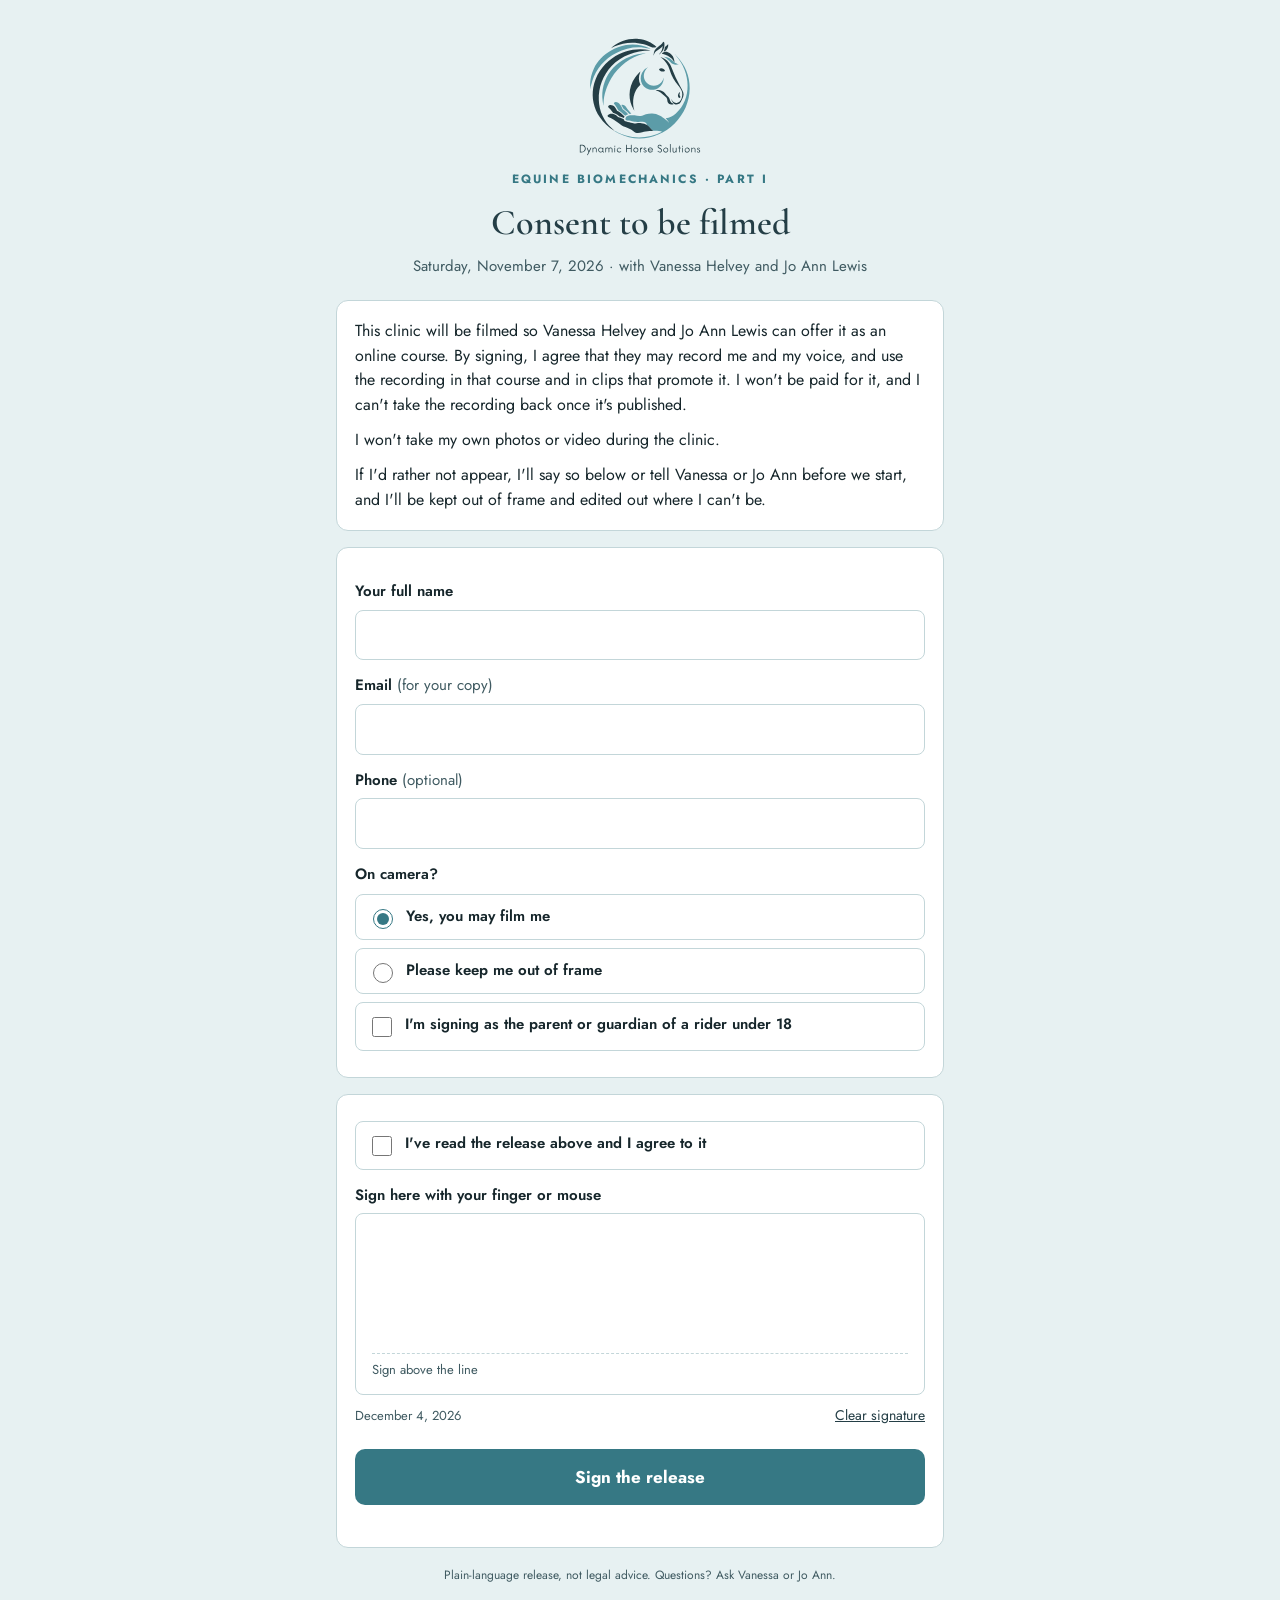
<file: release.html>
<!doctype html>
<html lang="en">
<head>
<meta charset="utf-8">
<meta name="robots" content="noindex">
<meta name="viewport" content="width=device-width, initial-scale=1">
<link rel="preconnect" href="https://fonts.googleapis.com">
<link rel="preconnect" href="https://fonts.gstatic.com" crossorigin>
<link rel="stylesheet" href="https://fonts.googleapis.com/css2?family=Cormorant+Garamond:wght@500;600;700&family=Jost:wght@400;500;600;700&display=swap">
<title>Consent to be filmed · Dynamic Horse Solutions</title>
<meta name="robots" content="noindex, nofollow">
<link rel="icon" href="assets/favicon-512.png" type="image/png">
<meta name="description" content="Media release for Equine Biomechanics, Part I, November 7, 2026.">
<meta property="og:type" content="website">
<meta property="og:site_name" content="Dynamic Horse Solutions">
<meta property="og:title" content="Consent to be filmed · Dynamic Horse Solutions">
<meta property="og:description" content="Media release for Equine Biomechanics, Part I, November 7, 2026.">
<meta property="og:url" content="https://dynamichorsesolutions.com/release.html">
<meta property="og:image" content="https://dynamichorsesolutions.com/assets/og/release.jpg">
<meta property="og:image:width" content="1200">
<meta property="og:image:height" content="630">
<meta property="og:image:alt" content="Consent to be filmed · Dynamic Horse Solutions">
<meta name="twitter:card" content="summary_large_image">
<meta name="twitter:image" content="https://dynamichorsesolutions.com/assets/og/release.jpg">
<script src="https://challenges.cloudflare.com/turnstile/v0/api.js" async defer></script>
<style>
:root { --ink:#16262B; --soft:#3F5A61; --sage:#367884; --sage-dk:#243E46; --cream:#E7F1F2; --card:#FFFFFF; --line:#C3D6D9; --sand:#7FAF8F; --err:#B3412F; } /* Dynamic Horse Solutions, Open Sky (2026-11-06) */
* { box-sizing: border-box; }
html, body { margin:0; background: var(--cream); color: var(--ink); font: 16px/1.55 Jost, -apple-system, BlinkMacSystemFont, "Segoe UI", Roboto, Helvetica, Arial, sans-serif; }
main { max-width: 640px; margin: 0 auto; padding: 20px 16px 48px; }
header { text-align:center; padding: 14px 0 6px; }
.eyebrow { font-size: 12px; letter-spacing: .18em; text-transform: uppercase; color: var(--sage); font-weight: 700; }
h1 { font-family: "Cormorant Garamond", Georgia, serif; font-weight: 600; color: var(--sage-dk); font-size: 36px; margin: 6px 0 4px; }
.sub { color: var(--soft); font-size: 15px; }
.card { background: var(--card); border: 1px solid var(--line); border-radius: 12px; padding: 18px; margin: 16px 0; }
.release p { margin: 0 0 10px; }
.release p:last-child { margin: 0; }
label { display:block; font-weight: 600; font-size: 15px; margin: 14px 0 6px; }
label .opt { font-weight: 400; color: var(--soft); }
input[type=text], input[type=email], input[type=tel] { width:100%; font: inherit; padding: 12px; border: 1px solid var(--line); border-radius: 8px; background: #fff; }
input:focus { outline: 2px solid var(--sage); border-color: var(--sage); }
.choice { display:flex; gap: 10px; align-items:flex-start; padding: 10px 12px; border: 1px solid var(--line); border-radius: 8px; margin: 8px 0; cursor: pointer; background:#fff; }
.choice input { margin-top: 4px; width: 20px; height: 20px; accent-color: var(--sage); flex: none; }
.hidden { display:none; }
.sigwrap { position: relative; border: 1px solid var(--line); border-radius: 8px; background: #fff; touch-action: none; }
canvas { display:block; width: 100%; height: 180px; border-radius: 8px; }
.sigline { position:absolute; left: 16px; right: 16px; bottom: 40px; border-bottom: 1px dashed var(--line); pointer-events:none; }
.sighint { position:absolute; left: 16px; bottom: 14px; font-size: 13px; color: var(--soft); pointer-events:none; }
.row { display:flex; justify-content: space-between; align-items:center; margin-top: 6px; }
.link { background:none; border:none; color: var(--sage-dk); font: inherit; font-size: 14px; text-decoration: underline; cursor:pointer; padding: 4px 0; }
.btn { border-radius:10px !important; display:block; width:100%; margin-top: 18px; padding: 15px; font: inherit; font-weight: 700; font-size: 17px; color: #fff; background: var(--sage); border: none; border-radius: 10px; cursor:pointer; }
.btn:disabled { opacity: .55; cursor: default; }
.err { color: var(--err); font-size: 14px; margin-top: 10px; min-height: 1em; }
.done { text-align:center; }
.done h2 { font-family: "Cormorant Garamond", Georgia, serif; font-weight: 600; color: var(--sage-dk); font-size: 26px; margin: 8px 0; }
.check { width: 56px; height: 56px; border-radius: 50%; background: #E7EFE7; display:flex; align-items:center; justify-content:center; margin: 0 auto; }
.copy { text-align:left; font-size: 14px; }
.copy img.s { max-width: 260px; height: 70px; object-fit: contain; display:block; }
.foot { text-align:center; color: var(--soft); font-size: 12px; margin-top: 18px; }
@media print { body { background:#fff; } .noprint { display:none !important; } .card { border: none; padding: 0; } main { padding: 0; } }
</style>
<script defer src="https://stats.aztechsol.com/script.js" data-website-id="718dd775-101a-4a25-a182-e886c37360be" data-domains="dynamichorsesolutions.com"></script>
</head>
<body>
<main>
  <header>
    <a href="index.html" aria-label="Dynamic Horse Solutions, home"><img src="assets/logo.svg" alt="Dynamic Horse Solutions" style="width:130px;height:auto;display:block;margin:0 auto 10px"></a>
    <div class="eyebrow">Equine Biomechanics · Part I</div>
    <h1>Consent to be filmed</h1>
    <div class="sub">Saturday, November 7, 2026 · with Vanessa Helvey and Jo Ann Lewis</div>
  </header>

  <form id="f" novalidate>
    <section class="card release">
      <p>This clinic will be filmed so Vanessa Helvey and Jo Ann Lewis can offer it as an online course. By signing, I agree that they may record me and my voice, and use the recording in that course and in clips that promote it. I won't be paid for it, and I can't take the recording back once it's published.</p>
      <p>I won't take my own photos or video during the clinic.</p>
      <p>If I'd rather not appear, I'll say so below or tell Vanessa or Jo Ann before we start, and I'll be kept out of frame and edited out where I can't be.</p>
    </section>

    <section class="card">
      <label for="full_name">Your full name</label>
      <input id="full_name" name="full_name" type="text" autocomplete="name" required>
      <label for="email">Email <span class="opt">(for your copy)</span></label>
      <input id="email" name="email" type="email" autocomplete="email" required>
      <label for="phone">Phone <span class="opt">(optional)</span></label>
      <input id="phone" name="phone" type="tel" autocomplete="tel">

      <label>On camera?</label>
      <label class="choice"><input type="radio" name="on_camera" value="yes" checked><span>Yes, you may film me</span></label>
      <label class="choice"><input type="radio" name="on_camera" value="no"><span>Please keep me out of frame</span></label>

      <label class="choice"><input type="checkbox" id="minor" name="minor"><span>I'm signing as the parent or guardian of a rider under 18</span></label>
      <div id="guardianBox" class="hidden">
        <label for="guardian_name">The rider's name</label>
        <input id="guardian_name" name="guardian_name" type="text">
      </div>
    </section>

    <section class="card">
      <label class="choice"><input type="checkbox" id="agreed" name="agreed"><span>I've read the release above and I agree to it</span></label>
      <label>Sign here with your finger or mouse</label>
      <div class="sigwrap">
        <canvas id="sig"></canvas>
        <div class="sigline"></div>
        <div class="sighint" id="sighint">Sign above the line</div>
      </div>
      <div class="row"><span class="opt" style="font-size:13px;color:var(--soft)" id="today"></span><button type="button" class="link" id="clear">Clear signature</button></div>
      <div class="cf-turnstile" data-sitekey="0x4AAAAAAF2xBfE9am2PxE1r" data-action="release" data-theme="light" data-size="flexible" style="margin-top:16px"></div>
      <button class="btn" id="submit" type="submit">Sign the release</button>
      <div class="err" id="err" role="alert"></div>
    </section>

  </form>

  <section id="done" class="hidden">
    <div class="card done">
      <div class="check"><svg width="28" height="28" viewBox="0 0 24 24" fill="none" stroke="#5E7A61" stroke-width="2.5" stroke-linecap="round" stroke-linejoin="round"><path d="M20 6 9 17l-5-5"/></svg></div>
      <h2>Thank you, you're all set</h2>
      <p class="sub">See you on November 7. Save a copy below for your records.</p>
      <button class="btn noprint" type="button" onclick="window.print()">Save or print my copy</button>
    </div>
    <div class="card copy" id="copy"></div>
  </section>

  <div class="foot noprint">Plain-language release, not legal advice. Questions? Ask Vanessa or Jo Ann.</div>
</main>

<script>
(function () {
  var RELEASE_VERSION = "2026-10-28 v1";
  var c = document.getElementById("sig"), ctx = c.getContext("2d"), drawn = false, drawing = false, last = null;
  function size() {
    var r = c.getBoundingClientRect(), d = window.devicePixelRatio || 1, keep = drawn ? c.toDataURL() : null;
    c.width = r.width * d; c.height = r.height * d; ctx.setTransform(d, 0, 0, d, 0, 0);
    ctx.lineWidth = 2.4; ctx.lineCap = "round"; ctx.lineJoin = "round"; ctx.strokeStyle = "#1f2a44";
    if (keep) { var im = new Image(); im.onload = function () { ctx.drawImage(im, 0, 0, r.width, r.height); }; im.src = keep; }
  }
  function pt(e) { var r = c.getBoundingClientRect(); return { x: e.clientX - r.left, y: e.clientY - r.top }; }
  c.addEventListener("pointerdown", function (e) { drawing = true; last = pt(e); c.setPointerCapture(e.pointerId); ctx.beginPath(); ctx.arc(last.x, last.y, 1.1, 0, 6.3); ctx.fillStyle = "#1f2a44"; ctx.fill(); drawn = true; document.getElementById("sighint").style.display = "none"; });
  c.addEventListener("pointermove", function (e) { if (!drawing) return; var p = pt(e); ctx.beginPath(); ctx.moveTo(last.x, last.y); ctx.lineTo(p.x, p.y); ctx.stroke(); last = p; });
  ["pointerup", "pointercancel", "pointerleave"].forEach(function (t) { c.addEventListener(t, function () { drawing = false; }); });
  document.getElementById("clear").onclick = function () { ctx.clearRect(0, 0, c.width, c.height); drawn = false; document.getElementById("sighint").style.display = ""; };
  window.addEventListener("resize", size); size();

  var now = new Date();
  document.getElementById("today").textContent = now.toLocaleDateString(undefined, { year: "numeric", month: "long", day: "numeric" });
  document.getElementById("minor").onchange = function () { document.getElementById("guardianBox").classList.toggle("hidden", !this.checked); };

  function sigPng() {  // white background, trimmed to a sensible size
    var o = document.createElement("canvas"), w = 600, h = Math.round(600 * c.height / c.width);
    o.width = w; o.height = h; var x = o.getContext("2d"); x.fillStyle = "#fff"; x.fillRect(0, 0, w, h); x.drawImage(c, 0, 0, w, h);
    return o.toDataURL("image/png");
  }
  function esc(s) { return String(s || "").replace(/[&<>"]/g, function (m) { return { "&": "&amp;", "<": "&lt;", ">": "&gt;", '"': "&quot;" }[m]; }); }

  document.getElementById("f").addEventListener("submit", function (e) {
    e.preventDefault();
    var err = document.getElementById("err"); err.textContent = "";
    var v = function (id) { return document.getElementById(id).value.trim(); };
    var data = {
      full_name: v("full_name"), email: v("email"), phone: v("phone"), horse: "",
      on_camera: document.querySelector("input[name=on_camera]:checked").value,
      horse_not_mine: false,
      minor: document.getElementById("minor").checked, guardian_name: v("guardian_name"),
      agreed: document.getElementById("agreed").checked, release_version: RELEASE_VERSION
    };
    if (!data.full_name) { err.textContent = "Please add your full name."; return; }
    if (!/^[^@\s]+@[^@\s]+\.[^@\s]+$/.test(data.email)) { err.textContent = "Please add an email we can send your copy to."; return; }
    if (data.minor && !data.guardian_name) { err.textContent = "Please add the rider's name."; return; }
    if (!data.agreed) { err.textContent = "Please check the box to agree to the release."; return; }
    if (!drawn) { err.textContent = "Please sign in the box."; return; }
    var tok = (document.querySelector("[name=cf-turnstile-response]") || {}).value || "";
    if (!tok) { err.textContent = "Please wait a moment for the security check to finish."; return; }
    data.turnstile_token = tok;
    data.signature_png = sigPng();
    var b = document.getElementById("submit"); b.disabled = true; b.textContent = "Signing…";
    fetch("https://n8n.aztechsol.com/webhook/bewell-release", { method: "POST", headers: { "Content-Type": "application/json" }, body: JSON.stringify(data) })
      .then(function (r) { return r.json().then(function (j) { if (!r.ok || !j.ok) throw new Error(j.error || "Something went wrong"); return j; }); })
      .then(function (j) {
        document.getElementById("f").classList.add("hidden");
        document.getElementById("copy").innerHTML =
          "<p><strong>Consent to be filmed</strong><br>Equine Biomechanics, Part I · November 7, 2026</p>" +
          Array.prototype.map.call(document.querySelectorAll(".release p"), function (p) { return "<p>" + p.innerHTML + "</p>"; }).join("") +
          "<p><strong>Name:</strong> " + esc(data.full_name) + (data.minor ? " (parent or guardian of " + esc(data.guardian_name) + ")" : "") +

          "<br><strong>On camera:</strong> " + (data.on_camera === "yes" ? "yes" : "no, keep me out of frame") +
          "<br><strong>Signed:</strong> " + esc(j.signed_at_local || new Date().toLocaleString()) + "</p>" +
          "<img class='s' src='" + data.signature_png + "' alt='your signature'>" +
          "<p style='color:#6B675E;font-size:12px'>Release " + RELEASE_VERSION + " · reference " + esc(j.ref || "") + "</p>";
        document.getElementById("done").classList.remove("hidden"); window.scrollTo(0, 0);
      })
      .catch(function (x) { if (window.turnstile) turnstile.reset(); err.textContent = x.message + ". Please try again, or tell Vanessa or Jo Ann."; b.disabled = false; b.textContent = "Sign the release"; });
  });
})();
</script>
</body>
</html>
</file>
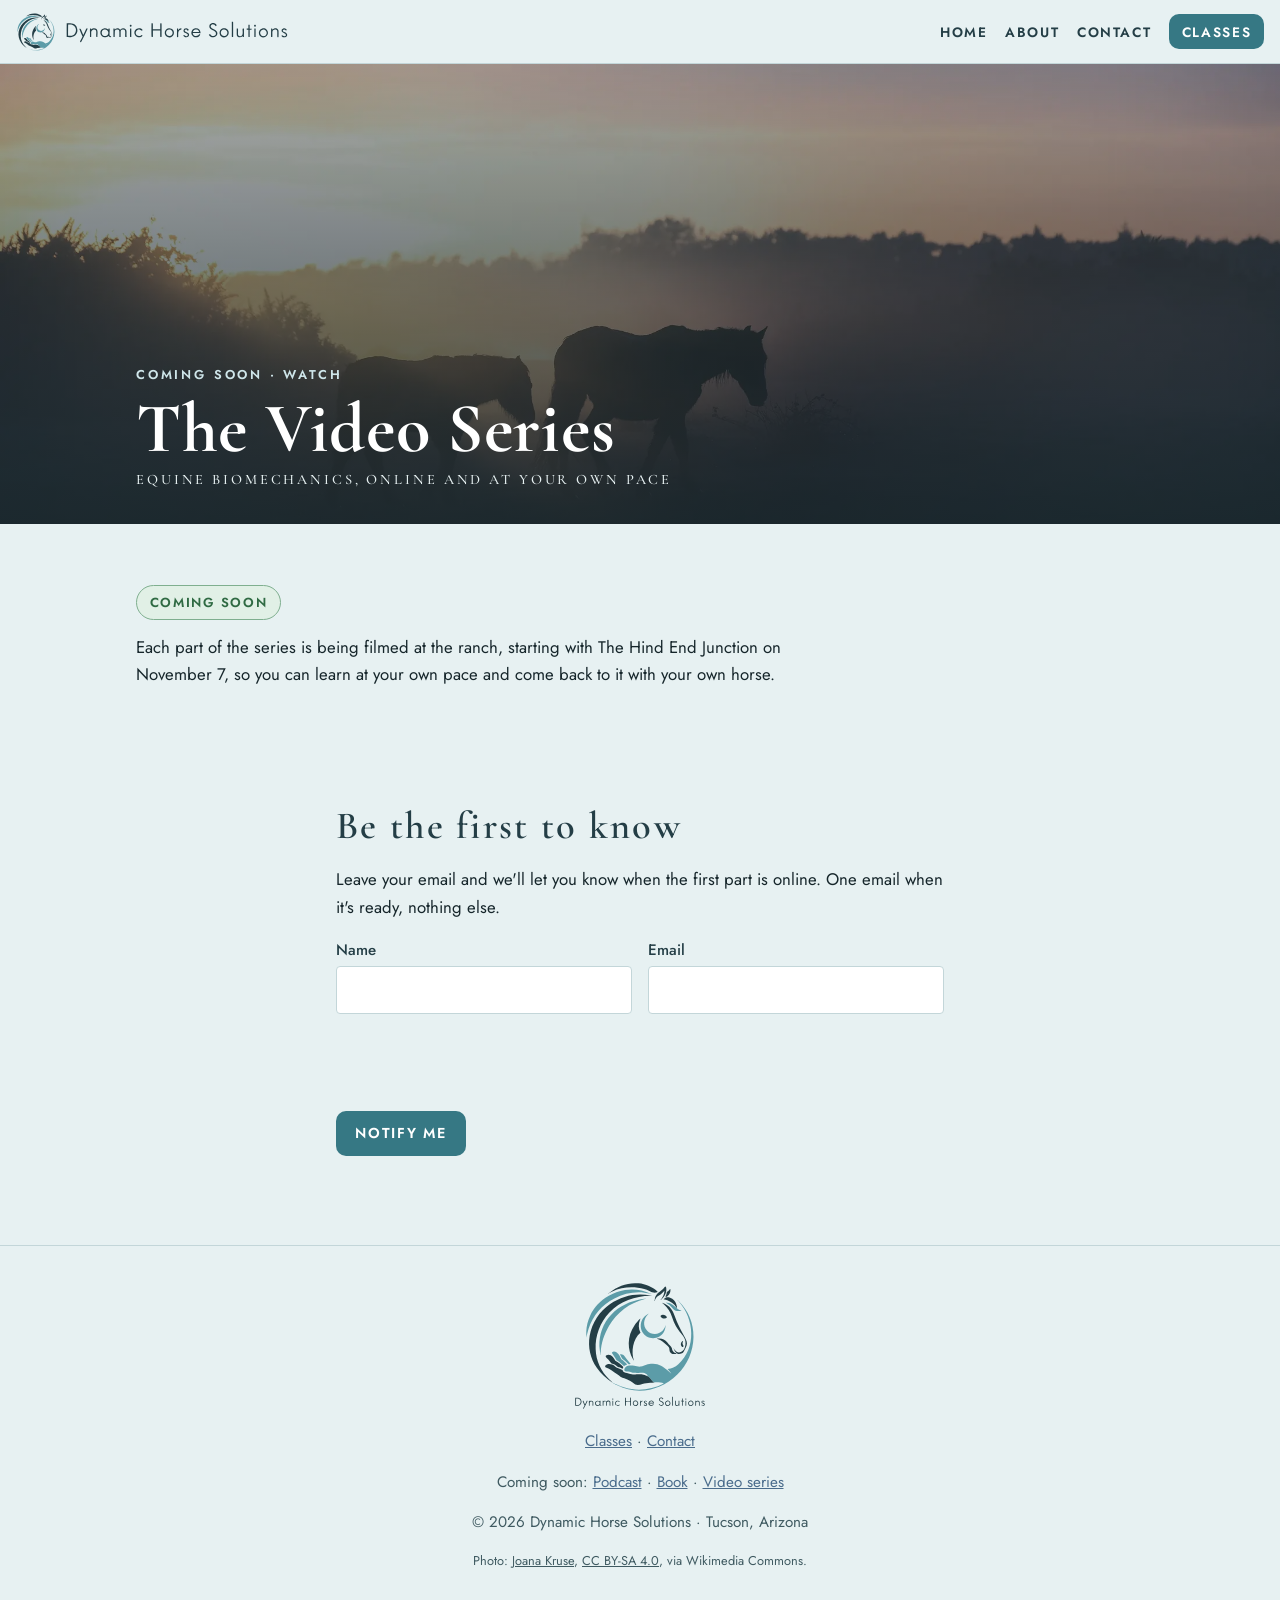
<file: videos.html>
<!doctype html>
<html lang="en">
<head>
<meta charset="utf-8">
<meta name="viewport" content="width=device-width, initial-scale=1">
<meta name="robots" content="noindex, nofollow">
<title>The Video Series — Dynamic Horse Solutions</title>
<meta name="description" content="Each part of the series is being filmed at the ranch. Coming soon; sign up to be told when it is out.">
<link rel="icon" href="assets/favicon-512.png" type="image/png">
<link rel="apple-touch-icon" href="assets/favicon-512.png">
<meta property="og:type" content="website">
<meta property="og:site_name" content="Dynamic Horse Solutions">
<meta property="og:title" content="The Video Series — Dynamic Horse Solutions">
<meta property="og:description" content="Each part of the series is being filmed at the ranch. Coming soon; sign up to be told when it is out.">
<meta property="og:url" content="https://dynamichorsesolutions.com/videos.html">
<meta property="og:image" content="https://dynamichorsesolutions.com/assets/og/videos.jpg">
<meta property="og:image:width" content="1200">
<meta property="og:image:height" content="630">
<meta property="og:image:alt" content="The Video Series — Dynamic Horse Solutions">
<meta name="twitter:card" content="summary_large_image">
<meta name="twitter:image" content="https://dynamichorsesolutions.com/assets/og/videos.jpg">
<link rel="preconnect" href="https://fonts.googleapis.com">
<link rel="preconnect" href="https://fonts.gstatic.com" crossorigin>
<link href="https://fonts.googleapis.com/css2?family=Cormorant+Garamond:ital,wght@0,500;0,600;0,700;1,500&family=Jost:wght@400;500;600&display=swap" rel="stylesheet">
<link rel="stylesheet" href="style.css">
<script defer src="https://stats.aztechsol.com/script.js" data-website-id="718dd775-101a-4a25-a182-e886c37360be" data-domains="dynamichorsesolutions.com"></script>
</head>
<body>
<header class="top">
  <a class="brand" href="index.html" aria-label="Dynamic Horse Solutions, home"><img class="wordmark lockup" src="assets/lockup.svg" alt="Dynamic Horse Solutions" width="2723" height="400"></a>
  <nav class="wide" aria-label="Menu"><a href="index.html">Home</a><a href="about.html">About</a><a href="contact.html">Contact</a><a href="classes.html" class="cta">Classes</a></nav>
  <details class="narrow"><summary aria-label="Menu"><span></span><span></span><span></span></summary>
    <nav aria-label="Menu"><a href="classes.html" class="cta">Classes</a><a href="index.html">Home</a><a href="about.html">About</a><a href="contact.html">Contact</a></nav></details>
</header>
<main>
<section class="class-hero " style="background-image:linear-gradient(180deg,rgba(22,38,43,.35),rgba(22,38,43,.85)),url(assets/hero-sunrise.webp);background-position:center">
  <div class="ch-copy">
    <p class="num">Coming soon · Watch</p>
    <h1>The Video Series</h1>
    <p class="parts">Equine Biomechanics, online and at your own pace</p>
  </div>
</section>
<section class="class-detail">
  <p class="badge open big">Coming soon</p>
  <p class="lede">Each part of the series is being filmed at the ranch, starting with The Hind End Junction on November 7, so you can learn at your own pace and come back to it with your own horse.</p>
</section>
<section class="form-wrap" id="notify">
  <h2>Be the first to know</h2>
  <p>Leave your email and we'll let you know when the first part is online. One email when it's ready, nothing else.</p>
  <form id="notify-form" class="reg" novalidate>
    <input type="hidden" name="interest" value="videos">
    <div class="two">
      <label>Name <input name="name" autocomplete="name"></label>
      <label>Email <input name="email" type="email" autocomplete="email" required></label>
    </div>
    <input name="website" tabindex="-1" autocomplete="off" aria-hidden="true" style="position:absolute;left:-5000px">
    <div class="cf-turnstile" data-sitekey="0x4AAAAAAF2xBfE9am2PxE1r" data-action="notify" data-theme="light"></div>
    <button class="btn" type="submit">Notify me</button>
    <p id="msg" class="msg" role="status" aria-live="polite"></p>
  </form>
</section>
<script src="https://challenges.cloudflare.com/turnstile/v0/api.js" async defer></script>
<script>
(function(){
  var f=document.getElementById("notify-form"), msg=document.getElementById("msg");
  f.addEventListener("submit",function(e){
    e.preventDefault();
    if(!f.checkValidity()){ f.reportValidity(); return; }
    var d=Object.fromEntries(new FormData(f).entries()); d.turnstile_token=d["cf-turnstile-response"]||""; delete d["cf-turnstile-response"];
    if(!d.turnstile_token){ msg.textContent="One moment: the security check is still loading. Please try again in a few seconds."; return; }
    d.submitted_at=new Date().toISOString(); d.page=location.href;
    var btn=f.querySelector("button"); btn.disabled=true; msg.textContent="Sending…";
    fetch("https://n8n.aztechsol.com/webhook/dhs-notify",{method:"POST",headers:{"Content-Type":"application/json"},body:JSON.stringify(d)})
      .then(function(r){ return r.json().catch(function(){return {}}).then(function(j){ return {r:r,j:j}; }); })
      .then(function(x){ var r=x.r, j=x.j;
        if(r.status===400 && j && j.error){ msg.textContent=j.error; if(window.turnstile) turnstile.reset(); return; }
        if(!r.ok || !j.ok) throw new Error(r.status);
        f.reset(); if(window.turnstile) turnstile.reset(); msg.innerHTML="<b>Thank you, you're on the list.</b> We'll email you when it's ready.";
      })
      .catch(function(){ msg.innerHTML="That didn't go through. Please try again, or email <a href=\"mailto:az.horsesensetraining@gmail.com\">az.horsesensetraining@gmail.com</a> and we'll add you."; if(window.turnstile) turnstile.reset(); })
      .finally(function(){ btn.disabled=false; });
  });
})();
</script>

</main>
<footer>
  <img src="assets/logo.svg" alt="Dynamic Horse Solutions" width="140" height="140">
  <p><a href="classes.html">Classes</a> · <a href="contact.html">Contact</a></p>
  <p class="soon">Coming soon: <a href="podcast.html">Podcast</a> · <a href="book.html">Book</a> · <a href="videos.html">Video series</a></p>
  <p>© 2026 Dynamic Horse Solutions · Tucson, Arizona</p>
  <p class="credit">Photo: <a href="https://commons.wikimedia.org/wiki/File:NewForestPonies_sunrise.jpg">Joana Kruse</a>, <a href="https://creativecommons.org/licenses/by-sa/4.0/">CC BY-SA 4.0</a>, via Wikimedia Commons.</p>
</footer>
</body>
</html>
</file>
<file: style.css>
:root{
  /* Dynamic Horse Solutions brand guidelines — Open Sky (picked 2026-11-06 12:37) */
  --paper:#e7f1f2; --paper-2:#ffffff; --ink:#16262b; --muted:#3f5a61;
  --teal:#243e46; --rust:#4a6c8c; --sage:#ffffff; --brown:#243e46; --terra:#5c9ca8; --on-aqua:#16262b; --green:#7faf8f;
  --line:#c3d6d9; --radius:14px; --btn:#367884; --btn-hover:#243e46; --btn-radius:10px;
  --serif:"Jost",Arial,sans-serif; --display:"Cormorant Garamond",Georgia,serif; --sans:"Jost",Arial,sans-serif;
  --gutter:16px; --max:1040px;
}
*{box-sizing:border-box}
html{scroll-behavior:smooth;-webkit-text-size-adjust:100%}
body{margin:0;background:var(--paper);color:var(--ink);font:400 1.05rem/1.65 var(--sans);overflow-x:hidden}
img{max-width:100%;height:auto;display:block}
a{color:var(--rust)}
h1,h2,h3{font-family:var(--display);color:var(--brown);line-height:1.1;margin:0 0 .5em;font-weight:600}
h2{font-size:clamp(1.7rem,5.5vw,2.4rem);text-align:center;letter-spacing:.06em}
section{padding:3rem var(--gutter);max-width:var(--max);margin:0 auto}

.top{position:sticky;top:0;z-index:5;display:flex;align-items:center;justify-content:space-between;gap:.75rem;
  padding:.5rem var(--gutter);background:rgba(231,241,242,.94);backdrop-filter:blur(6px);border-bottom:1px solid var(--line)}
.brand{display:flex;align-items:center;gap:.5rem;text-decoration:none;color:var(--brown);font:600 1rem/1.1 var(--sans);min-width:0}
.brand span{white-space:nowrap;overflow:hidden;text-overflow:ellipsis}
.top nav{display:none;gap:1.25rem}
.top nav a{font:600 .85rem var(--sans);letter-spacing:.12em;text-transform:uppercase;color:var(--teal);text-decoration:none}
@media (min-width:720px){.top nav{display:flex}}

.hero{text-align:center;padding-top:1.5rem}
.hero .logo{width:min(220px,60vw);margin:0 auto 1.25rem}
.eyebrow{font-style:italic;color:var(--muted);margin:0 0 .5rem}
h1{font-size:clamp(2.5rem,11vw,5rem);font-weight:700;color:var(--teal);letter-spacing:.01em;margin-bottom:.2em}
.triad{display:flex;flex-wrap:wrap;justify-content:center;gap:.25rem .7rem;margin:0 0 1.5rem;
  font:600 clamp(.95rem,3.6vw,1.45rem) var(--display);color:var(--rust);letter-spacing:.14em;text-transform:uppercase}
.triad i{font-style:normal}
.gait{margin:0 auto 1.75rem}
.lede{max-width:40em;margin:0 auto 1.25rem;text-align:left}
.format{list-style:none;padding:0;margin:0;display:flex;flex-wrap:wrap;justify-content:center;gap:.4rem 1.2rem;
  font:600 .78rem var(--sans);letter-spacing:.16em;text-transform:uppercase;color:var(--muted)}
.format li+li::before{content:"•";margin-right:1.2rem;color:var(--rust)}
@media (max-width:520px){.format li+li::before{display:none}}

.series h2{margin-bottom:1.5rem}
.part-one{background:var(--paper-2);border-radius:6px;overflow:hidden;margin-bottom:1.25rem}
.band{background:var(--teal);color:#f4ede1;padding:1.25rem var(--gutter)}
.band h3{color:#fff;font-size:clamp(1.5rem,6vw,2.4rem);margin:.1em 0}
.band .num{margin:0;font:600 .85rem var(--display);letter-spacing:.3em;text-transform:uppercase}
.band .parts{margin:0;font:500 .9rem var(--display);letter-spacing:.2em;text-transform:uppercase;opacity:.9}
.part-body{display:grid;gap:1rem;padding:1.25rem var(--gutter)}
.part-body img{justify-self:center}
@media (min-width:720px){.part-body{grid-template-columns:1fr 1fr;align-items:center}}
.when{font:600 1.25rem/1.3 var(--serif);color:var(--rust);margin:.25rem 0 .75rem}
.when span{font-weight:400;color:var(--teal);font-size:1.05rem}
.when em{font-weight:400;color:var(--muted);font-size:.95rem}
.status{display:inline-block;font:600 .8rem var(--sans);letter-spacing:.16em;text-transform:uppercase;
  background:var(--terra);color:var(--on-aqua);padding:.5rem .9rem;border-radius:3px;margin:.25rem 0 0}
.later{display:grid;gap:1rem;background:var(--sage);border-radius:6px;padding:1.25rem var(--gutter)}
@media (min-width:600px){.later{grid-template-columns:1fr 1fr}.later .part+.part{border-left:1px solid var(--line);padding-left:1rem}}
.later .part{text-align:center}
.later .num{font:600 1.35rem var(--serif);color:var(--rust);margin:0}
.later h3{font:500 1.15rem var(--serif);color:var(--ink);margin:.1rem 0}
.later .when{font-size:1rem;margin:0}
.note{text-align:center;font-style:italic;color:var(--muted);margin-top:1rem}

.chase{display:grid;grid-template-columns:110px 1fr;gap:1rem;align-items:center}
.chase img{}
.chase h2{text-align:left;font-size:clamp(1.2rem,4.5vw,1.8rem)}
.chase p{margin:0}
@media (min-width:720px){.chase{grid-template-columns:160px 1fr}}

.teachers{text-align:center}
.duo{margin:0 auto 1.25rem}
.pair{display:grid;gap:1.25rem;text-align:left}
@media (min-width:640px){.pair{grid-template-columns:1fr 1fr}.pair article+article{border-left:1px solid var(--line);padding-left:1.25rem}}
.pair h3{font:600 1.25rem var(--serif);color:var(--teal);margin-bottom:.25rem}
.pair p{margin:0}
.why{font-style:italic;color:var(--muted);margin-top:1.5rem}

.videos{text-align:center;background:var(--teal);color:#f4ede1;max-width:none}
.videos h2{color:#fff}
.videos p{max-width:36em;margin:0 auto 1rem}

.contact{text-align:center}
.card{display:inline-block;text-align:left;border:1px solid var(--line);background:var(--paper-2);padding:1rem 1.5rem;border-radius:4px;max-width:100%}
.card p{margin:.15rem 0;overflow-wrap:anywhere}
.card .who{font:600 1.2rem var(--serif);color:var(--teal)}
.place{color:var(--muted);margin-top:1.25rem}

footer{text-align:center;padding:2rem var(--gutter) 2.5rem;border-top:1px solid var(--line);color:var(--muted);font-size:.95rem}
footer img{margin:0 auto .5rem}
.status.quiet{background:transparent;color:var(--rust);border:1.5px solid var(--rust)}
.videos .mark{margin:0 auto 1rem}
.eyebrow,.note,.why{font-family:var(--display);font-size:1.2rem}
.when{font-family:var(--display);font-size:1.4rem}
.later h3,.pair h3,.card .who{font-family:var(--display);font-size:1.35rem}
.later .num{font-family:var(--display)}
.brand img{width:48px;height:48px}

/* 12:34, Angel: a real multi-page site — menu, classes, registration, workbook, release */
.top nav.wide{display:none;align-items:center;gap:1.1rem}
@media (min-width:900px){.top nav.wide{display:flex}.top details.narrow{display:none}}
.top nav a[aria-current="page"]{color:var(--rust);border-bottom:2px solid var(--terra)}
.top nav a.release{background:var(--terra);color:var(--on-aqua);padding:.45rem .7rem;border-radius:3px;letter-spacing:.08em}
.top details.narrow{position:relative}
.top details.narrow summary{list-style:none;cursor:pointer;width:44px;height:44px;display:grid;place-content:center;gap:5px}
.top details.narrow summary::-webkit-details-marker{display:none}
.top details.narrow summary span{display:block;width:24px;height:2px;background:var(--teal);border-radius:2px}
.top details.narrow[open] summary span:nth-child(2){opacity:0}
.top details.narrow nav{display:flex;flex-direction:column;position:absolute;right:0;top:52px;min-width:240px;
  background:var(--paper);border:1px solid var(--line);border-radius:6px;padding:.5rem;box-shadow:0 10px 30px rgba(22,38,43,.15)}
.top details.narrow nav a{padding:.75rem .75rem;font:600 .9rem var(--sans);letter-spacing:.1em;text-transform:uppercase;color:var(--teal);text-decoration:none;border:0}
.top details.narrow nav a.release{margin-top:.25rem;text-align:center}

.btn{display:inline-block;font:600 .85rem var(--sans);letter-spacing:.12em;text-transform:uppercase;text-decoration:none;
  background:var(--terra);color:var(--on-aqua);padding:.8rem 1.2rem;border-radius:4px;border:0;cursor:pointer}
.btn.ghost{background:transparent;color:var(--teal);border:1.5px solid var(--teal)}
.btn:disabled{opacity:.6}
.where{margin:0 0 .5rem;color:var(--teal)}
.price{font:600 1.8rem var(--display);color:var(--teal);margin:.25rem 0}
.price span{font:500 .8rem var(--sans);letter-spacing:.14em;text-transform:uppercase;color:var(--muted)}
.incl,.small{font-size:.92rem;color:var(--muted)}
.actions{margin:1rem 0 .25rem}
.center{text-align:center;margin-left:auto;margin-right:auto}
.page-head{text-align:center;padding-bottom:0}
.page-head h1{font-size:clamp(2.4rem,9vw,3.8rem)}
.extras{display:grid;gap:1rem;margin:1.5rem 0 2rem}
@media (min-width:720px){.extras{grid-template-columns:1fr 1fr}}
.extra{background:var(--sage);border-radius:6px;padding:1.25rem var(--gutter)}
.extra h3{font-size:1.5rem}
.later-head{margin-top:1rem}
.later .small a{color:var(--rust)}

.teaser{display:grid;grid-template-columns:110px 1fr;gap:1.25rem;align-items:center}
@media (min-width:720px){.teaser{grid-template-columns:150px 1fr}}
.teaser h2{text-align:left;font-size:clamp(1.3rem,4.5vw,1.9rem)}
.teaser p{margin:.25rem 0}
.chase-oval{width:100%}
.mark-story{text-align:center}
.mark-story img{margin:0 auto .75rem}

.form-wrap{max-width:640px}
.reg{display:grid;gap:1rem}
.reg label{display:grid;gap:.35rem;font:500 .95rem var(--sans);color:var(--teal)}
.reg .opt{font-weight:400;color:var(--muted)}
.reg input,.reg select,.reg textarea{font:400 1rem var(--sans);color:var(--ink);background:#fff;border:1px solid var(--line);border-radius:4px;padding:.7rem .75rem;width:100%;min-width:0}
.reg select{appearance:auto}
.reg input:focus,.reg select:focus,.reg textarea:focus{outline:2px solid var(--terra);outline-offset:1px}
.reg .two{display:grid;gap:1rem}
@media (min-width:560px){.reg .two{grid-template-columns:1fr 1fr}}
.reg fieldset{border:1px solid var(--line);border-radius:4px;padding:.6rem .9rem;margin:0}
.reg legend{font:500 .95rem var(--sans);color:var(--teal);padding:0 .3rem}
.reg label.inline{display:inline-flex;align-items:center;gap:.4rem;margin-right:1.25rem;font-weight:400;color:var(--ink)}
.reg label.inline input{width:auto}
.reg .btn{justify-self:start;font-size:.9rem}
.msg{margin:0;color:var(--teal);min-height:1.5em}

/* 12:35, Angel: no photo treatment — every picture gets the same rounded corners */
.part-body img,.chase img,.chase-oval,.duo{border-radius:var(--radius)}
.gait{border-radius:0}  /* 12:52: the strip is cut out of the flyer's paper and sits on the page */
.part-one,.later,.extra,.card{border-radius:var(--radius)}
.part-one{background:#fff;overflow:hidden}
.later,.extra,.card{background:#fff;border:1px solid var(--line)}
.band .num{color:var(--green)}
.top nav a[aria-current="page"]{color:var(--teal);border-bottom-color:var(--green)}

/* 13:05, Angel: light letters on the buttons, and a little rounder */
.btn,.status,.top nav a.release{background:var(--btn);color:#fff;border-radius:var(--btn-radius)}
.btn:hover,.top nav a.release:hover{background:var(--btn-hover)}
.btn.ghost{background:transparent;color:var(--teal);border:1.5px solid var(--teal);border-radius:var(--btn-radius)}
.btn.ghost:hover{background:var(--teal);color:#fff}
.status.quiet{background:transparent;color:var(--rust);border:1.5px solid var(--rust)}
.gait{width:min(100%,900px);margin:0 auto 1.75rem}
.credit{font-size:.8rem;color:var(--muted)}

/* 13:14, Angel: a hero slider of photographs instead of the skeleton strip */
.hero-slider{position:relative;max-width:none;padding:0;margin:0;height:min(78vh,720px);min-height:460px;overflow:hidden;color:#fff;background:var(--teal)}
.hero-slider .slides img{position:absolute;inset:0;width:100%;height:100%;object-fit:cover;opacity:0;transition:opacity 1.4s ease;border-radius:0}
.hero-slider .slides img.is-on{opacity:1}
.hero-slider::after{content:"";position:absolute;inset:0;background:linear-gradient(180deg,rgba(22,38,43,.15) 0%,rgba(22,38,43,.25) 40%,rgba(22,38,43,.78) 100%);pointer-events:none}
.hero-copy{position:absolute;left:0;right:0;bottom:0;z-index:2;padding:0 var(--gutter) 3.25rem;max-width:var(--max);margin:0 auto;text-align:center}
.hero-copy .eyebrow{color:#e7f1f2;margin-bottom:.4rem}
.hero-copy h1{color:#fff;font-size:clamp(2.6rem,10vw,5.2rem);margin:0 0 .25rem;text-shadow:0 2px 18px rgba(0,0,0,.35)}
.hero-copy .triad{color:#cfe6ea;margin-bottom:1.25rem}
.hero-actions{display:flex;flex-wrap:wrap;gap:.6rem;justify-content:center;margin:0}
.btn.light{background:rgba(255,255,255,.92);color:var(--teal)}
.btn.light:hover{background:#fff}
.dots{position:absolute;z-index:3;left:0;right:0;bottom:1rem;display:flex;justify-content:center;gap:.5rem}
.dots button{width:10px;height:10px;border-radius:50%;border:1.5px solid #fff;background:transparent;padding:0;cursor:pointer}
.dots button[aria-current="true"]{background:#fff}
@media (prefers-reduced-motion: reduce){.hero-slider .slides img{transition:none}}
.intro{text-align:center;padding-top:2.5rem}
.intro .logo{width:min(180px,45vw);margin:0 auto 1.25rem}
.intro .lede{text-align:left;max-width:40em;margin:0 auto 1.25rem}
.credit a{color:inherit}

/* 13:37, Angel: a card per class on Classes and Home, each opening its own page */
.class-grid{display:grid;gap:1rem}
@media (min-width:760px){.class-grid{grid-template-columns:repeat(3,1fr)}}
.class-card{display:flex;flex-direction:column;background:#fff;border:1px solid var(--line);border-radius:var(--radius);overflow:hidden;text-decoration:none;color:var(--ink);transition:transform .2s ease,box-shadow .2s ease}
.class-card:hover{transform:translateY(-2px);box-shadow:0 10px 24px rgba(22,38,43,.12)}
.class-card img{width:100%;aspect-ratio:4/3;object-fit:cover;border-radius:0}
.cc-body{padding:1rem 1.1rem 1.2rem;display:flex;flex-direction:column;gap:.35rem;flex:1}
.cc-body .num{margin:0;font:600 .8rem var(--sans);letter-spacing:.2em;text-transform:uppercase;color:var(--rust)}
.cc-body h3{margin:0;font-size:1.6rem;color:var(--teal)}
.cc-body .when{margin:0;font-size:1.1rem}
.cc-body .more{margin-top:auto;padding-top:.5rem;font:600 .85rem var(--sans);color:var(--btn)}
.badge{align-self:flex-start;display:inline-block;font:600 .72rem var(--sans);letter-spacing:.12em;text-transform:uppercase;padding:.35rem .6rem;border-radius:999px}
.badge.full{background:#e9ecef;color:#4a555a;border:1px solid #cfd6da}
.badge.open{background:#e1f0e6;color:#2f6a43;border:1px solid var(--green)}
.badge.big{font-size:.82rem;padding:.45rem .8rem}
.class-hero{background-size:cover;background-position:center;color:#fff;max-width:none;padding:0;min-height:min(52vh,460px);display:flex;align-items:flex-end}
.ch-copy{width:100%;max-width:var(--max);margin:0 auto;padding:2rem var(--gutter) 2.25rem}
.ch-copy .num{margin:0 0 .35rem;font:600 .8rem var(--sans);letter-spacing:.22em;text-transform:uppercase;color:#cfe6ea}
.ch-copy h1{color:#fff;font-size:clamp(2.4rem,9vw,4.4rem);margin:0}
.ch-copy .parts{margin:.25rem 0 0;font:500 .9rem var(--display);letter-spacing:.2em;text-transform:uppercase;color:#e7f1f2}
.class-detail .lede{max-width:40em}
.facts{background:#fff;border:1px solid var(--line);border-radius:var(--radius);padding:1rem 1.25rem;margin:1rem 0}
.facts p{margin:.2rem 0}
.deposit{background:#fff;border:1px solid var(--line);border-left:4px solid var(--green);border-radius:var(--radius);padding:.9rem 1.1rem;margin-bottom:1rem}
.deposit p{margin:.2rem 0}
.form-wrap h2{text-align:left}

/* 13:42, Angel: one photo only, the two ponies at sunrise; the words sit in the sky, clear of the ponies */
.hero-slider.single::after{background:linear-gradient(180deg,rgba(22,38,43,.72) 0%,rgba(22,38,43,.35) 45%,rgba(22,38,43,0) 70%,rgba(22,38,43,.15) 100%)}
.hero-slider.single .hero-copy{top:0;bottom:auto;padding-top:2.5rem;padding-bottom:0}
@media (min-width:900px){.hero-slider.single .hero-copy{padding-top:4rem}}
@media (min-width:900px){.hero-slider.single .slides img{object-position:40% 40% !important}}

/* 13:44, Angel: the wordmark in the menu bar instead of the mark */
.top{min-height:64px}
.brand img.wordmark{width:auto;height:20px;max-width:62vw}
@media (min-width:600px){.brand img.wordmark{height:24px}}

/* 13:47, Angel: the class page's description lines up with the badge and the facts */
.class-detail .lede{margin-left:0;margin-right:0}
.msg .btn{margin-top:.6rem}

.cf-turnstile{min-height:65px}

/* 14:23, they picked A: the mark beside the logo's own lettering, as one lockup */
.brand img.wordmark.lockup{height:36px;max-width:70vw}
@media (min-width:600px){.brand img.wordmark.lockup{height:40px}}

/* 14:34–14:35, Angel: the card pictures line up into one skeleton on wide screens; Classes is the header's call to action */
@media (min-width:760px){.class-grid{gap:.6rem}.class-card img{aspect-ratio:4/5}}
.top nav a.cta{background:var(--btn);color:#fff;padding:.45rem .8rem;border-radius:var(--btn-radius);border-bottom:0}
.top nav a.cta:hover{background:var(--btn-hover)}
.top nav a.cta[aria-current="page"]{box-shadow:inset 0 -2px 0 var(--green)}
.top details.narrow nav a.cta{margin-top:.25rem;text-align:center}
.top details.narrow nav a.cta{color:#fff;background:var(--btn);border-radius:var(--btn-radius)}
/* Coming-soon pages and their links (2026-11-06) */
.videos .btn.ghost.light{color:#fff;border-color:#fff}.videos .btn.ghost.light:hover{background:#fff;color:var(--teal)}
.videos .soon-links a{color:#fff}
footer .soon{font-size:.95rem}
@media (max-width:700px){.class-hero.duo-hero{background-image:linear-gradient(180deg,rgba(22,38,43,.35),rgba(22,38,43,.85)),url(assets/teachers-og.jpg)!important;background-position:center 22%!important}}
</file>
